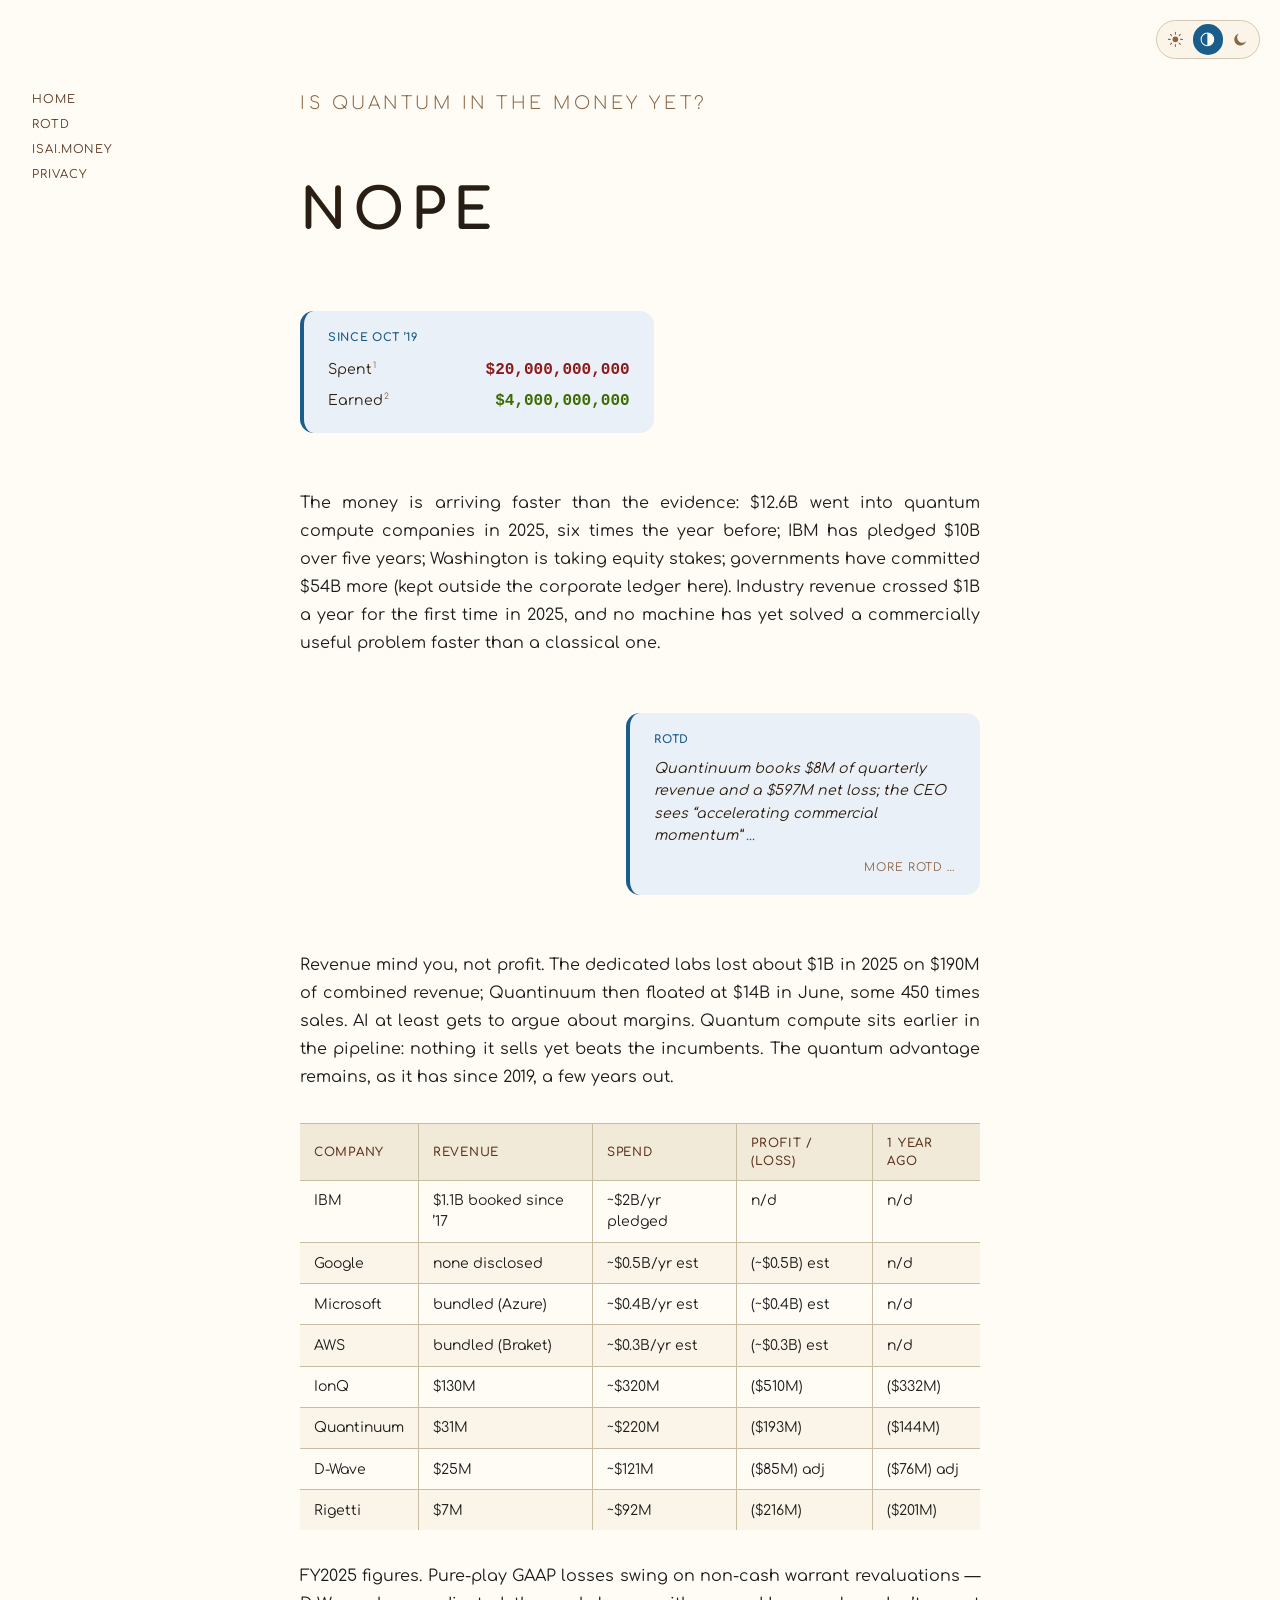
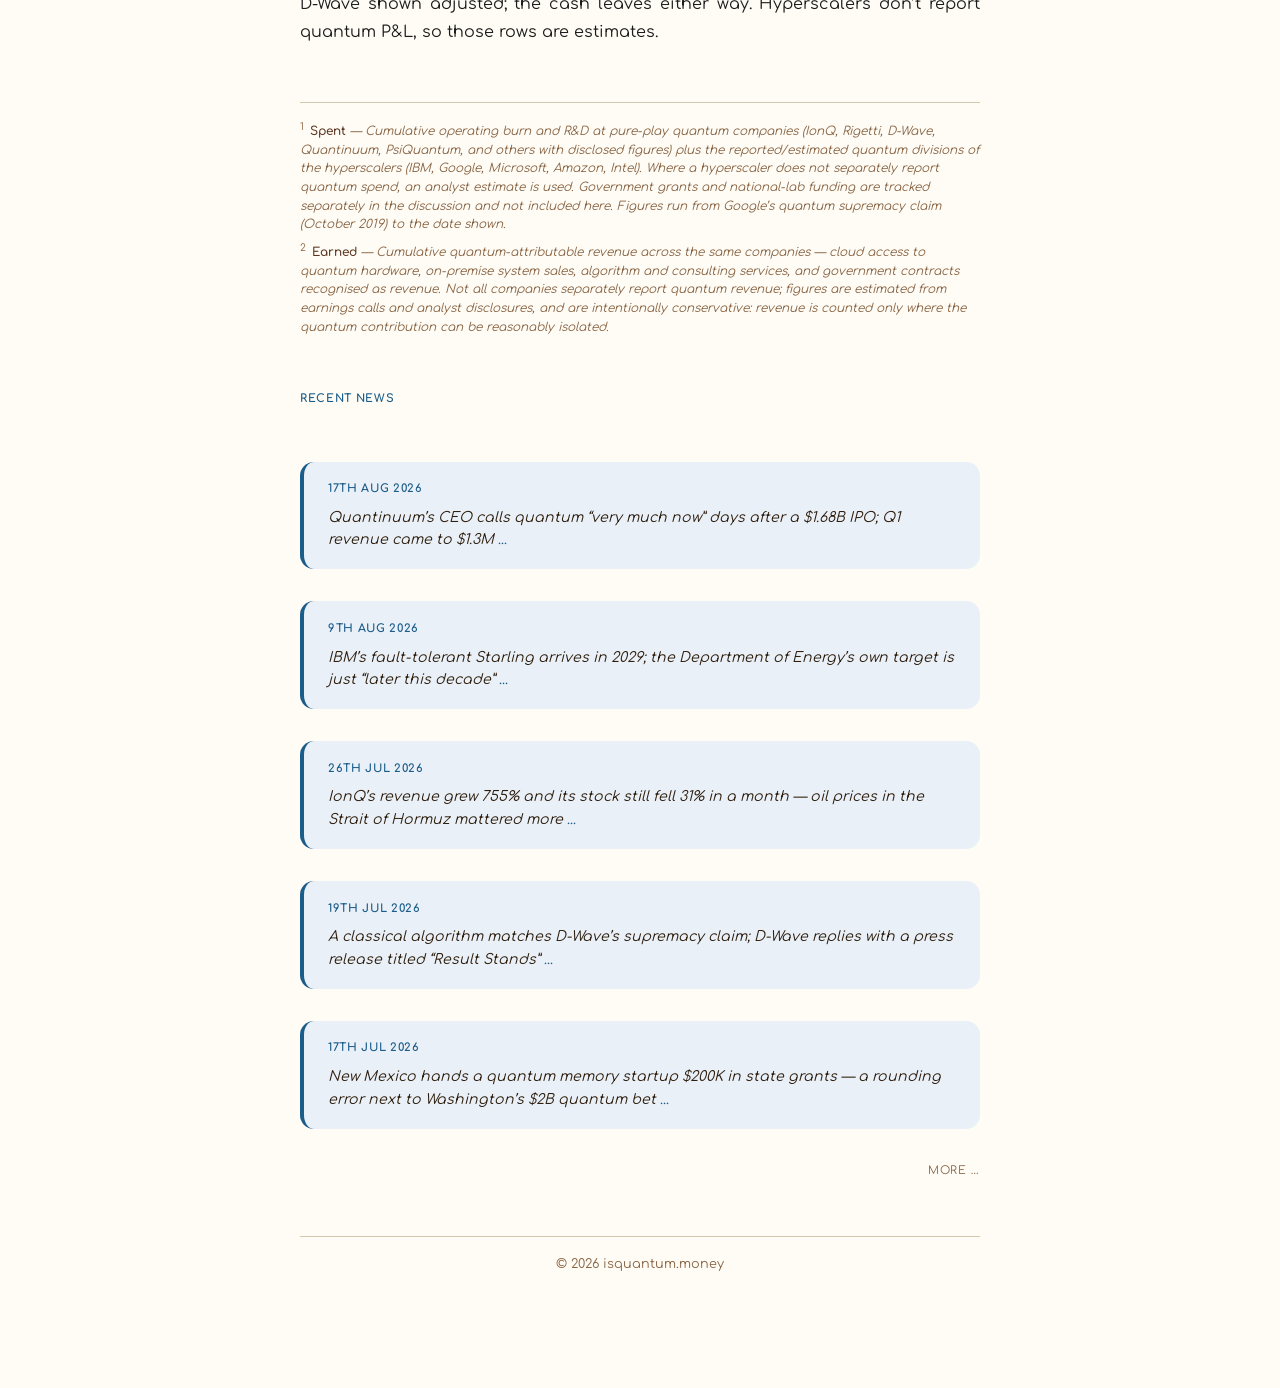
<file: index.html>
<!DOCTYPE html>
<html lang="en">
  <head>
    <meta charset="UTF-8">
    <script>(function(){try{var t=localStorage.getItem('theme');if(t==='light'||t==='dark'){document.documentElement.setAttribute('data-theme',t);}}catch(e){}})();</script>
    <meta name="viewport" content="width=device-width, initial-scale=1.0">
    <meta http-equiv="X-UA-Compatible" content="IE=edge">

    <title>Is Quantum in the Money Yet?</title>
    <meta name="description" content="Tracking whether the quantum computing industry is making money — revenue, spend, and burn rates across quantum labs and hyperscaler quantum divisions.">
    <meta name="robots" content="index, follow">
    <meta name="revisit-after" content="1 day">

    <link rel="canonical" href="https://isquantum.money/">

    <!-- Open Graph -->
    <meta property="og:type" content="website">
    <meta property="og:url" content="https://isquantum.money/">
    <meta property="og:title" content="Is Quantum in the Money Yet?">
    <meta property="og:description" content="Tracking whether the quantum computing industry is making money — revenue, spend, and burn rates across quantum labs and hyperscaler quantum divisions.">
    <!-- og:image TBD — needs quantum-specific artwork (assets/OG.png, 1200×630) -->


    <link rel="icon" type="image/svg+xml" href="/favicon.svg">

    <link rel="stylesheet" href="style.css">
    <script src="scripts.js" defer></script>
    <script src="theme.js" defer></script>

    
  </head>
  <body>

    <div class="theme-toggle" role="radiogroup" aria-label="Theme">
      <button type="button" data-theme-choice="light" role="radio" aria-checked="false" aria-label="Light" title="Light">
        <svg class="theme-toggle-icon" viewBox="0 0 24 24" aria-hidden="true">
          <circle cx="12" cy="12" r="4" fill="currentColor"/>
          <g stroke="currentColor" stroke-width="1.5" stroke-linecap="round">
            <line x1="12" y1="2" x2="12" y2="4.5"/>
            <line x1="12" y1="19.5" x2="12" y2="22"/>
            <line x1="2" y1="12" x2="4.5" y2="12"/>
            <line x1="19.5" y1="12" x2="22" y2="12"/>
            <line x1="4.93" y1="4.93" x2="6.64" y2="6.64"/>
            <line x1="17.36" y1="17.36" x2="19.07" y2="19.07"/>
            <line x1="4.93" y1="19.07" x2="6.64" y2="17.36"/>
            <line x1="17.36" y1="6.64" x2="19.07" y2="4.93"/>
          </g>
        </svg>
      </button>
      <button type="button" data-theme-choice="auto" role="radio" aria-checked="true" aria-label="Match system" title="Match system">
        <svg class="theme-toggle-icon" viewBox="0 0 24 24" aria-hidden="true">
          <circle cx="12" cy="12" r="9" fill="none" stroke="currentColor" stroke-width="1.5"/>
          <path d="M12 3a9 9 0 0 1 0 18Z" fill="currentColor"/>
        </svg>
      </button>
      <button type="button" data-theme-choice="dark" role="radio" aria-checked="false" aria-label="Dark" title="Dark">
        <svg class="theme-toggle-icon" viewBox="0 0 24 24" aria-hidden="true">
          <path d="M20 14.5A8.5 8.5 0 1 1 9.5 4a7 7 0 0 0 10.5 10.5Z" fill="currentColor"/>
        </svg>
      </button>
    </div>

    <div class="content" id="question">
      Is Quantum in the money yet?
    </div>

    <div class="content">
      <span class="content" id="yesno">Nope</span>
    </div>

    <div class="content"><!--
  Audit trail (2026-07-07):

  SPENT since 23 Oct 2019 (corporate only): ~$20B
    Pure-play cumulative burn ~$8B:
      IonQ ~$1.3B (net losses FY20-25: 15+106+49+158+332+510M = ~$1.17B, + H1'26)
      Rigetti ~$0.6B | D-Wave ~$0.45B | Quantinuum ~$0.9B (FY24 $144M, FY25 $193M + prior years)
      PsiQuantum ~$1.2B | others (Xanadu, Pasqal, IQM, SandboxAQ, QuEra, Alice & Bob, ...) ~$3-3.5B
    Hyperscaler quantum R&D ~$13B (est; none separately reported):
      IBM ~$4.5B | Google ~$3B | Microsoft ~$2.5B | Amazon ~$1.5B | Intel ~$1B | others ~$1.5B
    Central estimate ~$21B -> $20B (speculative, rounded to nearest $5B).
    Capital RAISED is higher (McKinsey QTM 2026: $12.6B into quantum cos in 2025 alone) but
    much sits unspent on balance sheets (IonQ $3.3B, D-Wave $588M, Rigetti $569M cash).
    Government commitments (>$54B, McKinsey) excluded per methodology.
  Per-sec (spend): current annualised corporate spend ~$6.5B/yr
    (IBM ~$2B/yr pledge, pure-play burn ~$1B/yr, PsiQuantum builds, other startups, other
    hyperscalers) -> 6,500,000,000 / 31,557,600 s/yr = $206/s

  EARNED since 23 Oct 2019: ~$4B (estimate)
    Annual industry revenue: '19Q4 ~0.03 + '20 ~0.15 + '21 ~0.25 + '22 ~0.4 + '23 ~0.55
    + '24 ~0.7 + '25 ~1.1 (McKinsey: first year >$1B) + H1'26 ~0.7 = ~$3.9B -> $4B
    Cross-checks: IBM claims $1.1B booked since 2017; FY25 revenue: IonQ $130M,
    Quantinuum $30.9M, D-Wave $24.6M, Rigetti $7.1M; IonQ FY26 guidance $260-270M.
  Per-sec (revenue): current annualised ~$1.5B/yr
    -> 1,500,000,000 / 31,557,600 = $48/s

  Sources: McKinsey Quantum Technology Monitor 2026; company Q4/FY2025 and Q1 2026 releases;
  Quantinuum S-1 + Nasdaq debut (Jun 2026); IBM newsroom 2026-06-02 ($10B/5yr commitment);
  NIST/DoC letters of intent 2026-05-21. Full notes: research/research.2026-07-07.md
-->
<div class="aside totals">
  <div class="aside-title">since Oct &rsquo;19</div>
  <div class="total-item spend">
    <span class="total-label">Spent<a href="#fn1" class="fn-ref">1</a></span>
    <span class="total-value" data-value="20000000000" data-per-sec="206">$20B</span>
  </div>
  <div class="total-item revenue">
    <span class="total-label">Earned<a href="#fn2" class="fn-ref">2</a></span>
    <span class="total-value" data-value="4000000000" data-per-sec="48">$4B</span>
  </div>
</div></div>

    

    <div class="content">
  <p class="content">

The money is arriving faster than the evidence: $12.6B went into quantum
compute companies in 2025, six times the year before; IBM has pledged $10B over
five years; Washington is taking equity stakes; governments have committed $54B
more (kept outside the corporate ledger here). Industry revenue crossed $1B a
year for the first time in 2025, and no machine has yet solved a commercially
useful problem faster than a classical one.

  </p>
  <div class="aside rotd">
  <div class="aside-title" title="Ridiculousness of the Day">RotD</div>
  <p class="rotd-body">Quantinuum books $8M of quarterly revenue and a $597M net loss; the CEO sees &ldquo;accelerating commercial momentum&rdquo; <a href="https://finance.yahoo.com/technology/articles/quantinuum-q2-2026-earnings-revenue-113810671.html" rel="noopener noreferrer">...</a></p>
  <a class="rotd-more" href="/rotd/">More RotD &hellip;</a>
</div>

  <p class="content">

Revenue mind you, not profit. The dedicated labs lost about $1B in 2025 on
$190M of combined revenue; Quantinuum then floated at $14B in June, some 450
times sales. AI at least gets to argue about margins. Quantum compute sits
earlier in the pipeline: nothing it sells yet beats the incumbents. The quantum
advantage remains, as it has since 2019, a few years out.

  </p>
  <table class="content">
    <thead>
      <tr><th>Company</th><th>Revenue</th><th>Spend</th><th>Profit / (Loss)</th><th>1 Year Ago</th></tr>
    </thead>
    <tbody>
      <tr><td>IBM</td><td>$1.1B booked since &rsquo;17</td><td>~$2B/yr pledged</td><td>n/d</td><td>n/d</td></tr>
      <tr><td>Google</td><td>none disclosed</td><td>~$0.5B/yr est</td><td>(~$0.5B) est</td><td>n/d</td></tr>
      <tr><td>Microsoft</td><td>bundled (Azure)</td><td>~$0.4B/yr est</td><td>(~$0.4B) est</td><td>n/d</td></tr>
      <tr><td>AWS</td><td>bundled (Braket)</td><td>~$0.3B/yr est</td><td>(~$0.3B) est</td><td>n/d</td></tr>
      <tr><td>IonQ</td><td>$130M</td><td>~$320M</td><td>($510M)</td><td>($332M)</td></tr>
      <tr><td>Quantinuum</td><td>$31M</td><td>~$220M</td><td>($193M)</td><td>($144M)</td></tr>
      <tr><td>D-Wave</td><td>$25M</td><td>~$121M</td><td>($85M) adj</td><td>($76M) adj</td></tr>
      <tr><td>Rigetti</td><td>$7M</td><td>~$92M</td><td>($216M)</td><td>($201M)</td></tr>
    </tbody>
  </table>
  <p class="content">FY2025 figures. Pure-play GAAP losses swing on non-cash warrant revaluations &mdash; D-Wave shown adjusted; the cash leaves either way. Hyperscalers don&rsquo;t report quantum P&amp;L, so those rows are estimates.</p>
</div>

    <div class="content footnotes">
      <p class="footnote" id="fn1"><sup>1</sup> <strong>Spent</strong> &mdash; Cumulative operating burn and R&amp;D at pure-play quantum companies (IonQ, Rigetti, D-Wave, Quantinuum, PsiQuantum, and others with disclosed figures) plus the reported/estimated quantum divisions of the hyperscalers (IBM, Google, Microsoft, Amazon, Intel). Where a hyperscaler does not separately report quantum spend, an analyst estimate is used. Government grants and national-lab funding are tracked separately in the discussion and not included here. Figures run from Google&rsquo;s quantum supremacy claim (October 2019) to the date shown.</p>
      <p class="footnote" id="fn2"><sup>2</sup> <strong>Earned</strong> &mdash; Cumulative quantum-attributable revenue across the same companies &mdash; cloud access to quantum hardware, on-premise system sales, algorithm and consulting services, and government contracts recognised as revenue. Not all companies separately report quantum revenue; figures are estimated from earnings calls and analyst disclosures, and are intentionally conservative: revenue is counted only where the quantum contribution can be reasonably isolated.</p>
    </div>

    <div class="content section-header">
<h2>Recent News</h2>
</div>

<div class="content rotd-list">
<div class="aside rotd" id="rotd20260817">
  <div class="aside-title" title="Ridiculousness of the Day"><a href="/rotd/2026-08.html#rotd20260817">17th Aug 2026</a></div>
  <p class="rotd-body">Quantinuum&rsquo;s CEO calls quantum &ldquo;very much now&rdquo; days after a $1.68B IPO; Q1 revenue came to $1.3M <a href="https://finance.yahoo.com/markets/stocks/articles/next-quantum-computing-ipo-ceo-123857021.html" rel="noopener noreferrer">...</a></p>
</div>
<div class="aside rotd" id="rotd20260809">
  <div class="aside-title" title="Ridiculousness of the Day"><a href="/rotd/2026-08.html#rotd20260809">9th Aug 2026</a></div>
  <p class="rotd-body">IBM&rsquo;s fault-tolerant Starling arrives in 2029; the Department of Energy&rsquo;s own target is just &ldquo;later this decade&rdquo; <a href="https://www.prnewswire.com/news-releases/the-quantum-sector-hits-an-inflection-point-federal-money-real-milestones-and-a-security-race-running-in-parallel-302818222.html" rel="noopener noreferrer">...</a></p>
</div>
<div class="aside rotd" id="rotd20260726">
  <div class="aside-title" title="Ridiculousness of the Day"><a href="/rotd/2026-07.html#rotd20260726">26th Jul 2026</a></div>
  <p class="rotd-body">IonQ&rsquo;s revenue grew 755% and its stock still fell 31% in a month &mdash; oil prices in the Strait of Hormuz mattered more <a href="https://www.tikr.com/blog/ionq-fell-31-in-a-month-was-the-selloff-justified" rel="noopener noreferrer">...</a></p>
</div>
<div class="aside rotd" id="rotd20260719">
  <div class="aside-title" title="Ridiculousness of the Day"><a href="/rotd/2026-07.html#rotd20260719">19th Jul 2026</a></div>
  <p class="rotd-body">A classical algorithm matches D-Wave&rsquo;s supremacy claim; D-Wave replies with a press release titled &ldquo;Result Stands&rdquo; <a href="https://www.dwavequantum.com/company/newsroom/press-release/d-wave-s-quantum-supremacy-result-stands/" rel="noopener noreferrer">...</a></p>
</div>
<div class="aside rotd" id="rotd20260717">
  <div class="aside-title" title="Ridiculousness of the Day"><a href="/rotd/2026-07.html#rotd20260717">17th Jul 2026</a></div>
  <p class="rotd-body">New Mexico hands a quantum memory startup $200K in state grants &mdash; a rounding error next to Washington&rsquo;s $2B quantum bet <a href="https://thequantuminsider.com/2026/07/14/photon-queue-wins-500000-grant-to-establish-quantum-technology-presence-in-new-mexico/" rel="noopener noreferrer">...</a></p>
</div>
<a class="rotd-more" href="/rotd/">More &hellip;</a>
</div>

    <nav class="sidebar" aria-label="Site links">
      <a class="sidebar-link" href="/">Home</a>
      <a class="sidebar-link" href="/rotd/">RotD</a>
      <a class="sidebar-link" href="https://isai.money" rel="noopener noreferrer">isai.money</a>
      <a class="sidebar-link" href="/privacy.html">Privacy</a>
    </nav>

    <footer>
      <p>
        &copy; <span id="copyright-year">2026</span> isquantum.money
      </p>
    </footer>

  </body>
</html>
</file>
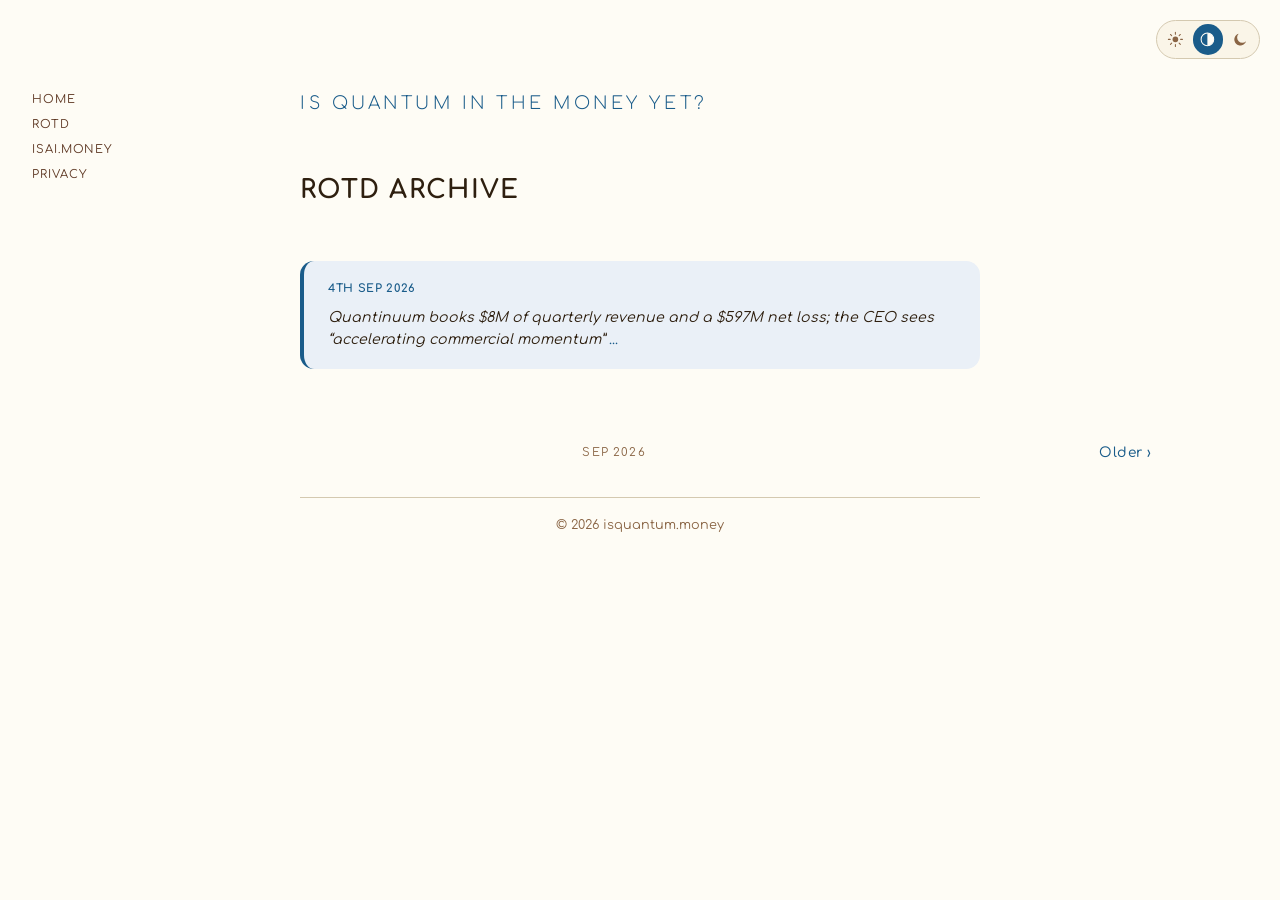
<file: rotd/index.html>
<!DOCTYPE html>
<html lang="en">
  <head>
    <meta charset="UTF-8">
    <script>(function(){try{var t=localStorage.getItem('theme');if(t==='light'||t==='dark'){document.documentElement.setAttribute('data-theme',t);}}catch(e){}})();</script>
    <meta name="viewport" content="width=device-width, initial-scale=1.0">
    <meta http-equiv="X-UA-Compatible" content="IE=edge">

    <title>RotD Archive &mdash; Is Quantum in the Money Yet?</title>
    <meta name="description" content="Archive of RotD &mdash; the daily ridiculousness of the quantum industry&rsquo;s spending. Part of Is Quantum in the Money Yet?">
    <meta name="robots" content="index, follow">

    <link rel="canonical" href="https://isquantum.money/rotd/">
    
    <link rel="next" href="/rotd/2026-08.html">

    <link rel="icon" type="image/svg+xml" href="/favicon.svg">

    <!-- Open Graph -->
    <meta property="og:type" content="website">
    <meta property="og:url" content="https://isquantum.money/rotd/">
    <meta property="og:title" content="RotD Archive &mdash; Is Quantum in the Money Yet?">
    <meta property="og:description" content="Archive of RotD &mdash; the daily ridiculousness of the quantum industry&rsquo;s spending.">
    <!-- og:image TBD — needs quantum-specific artwork (assets/OG.png, 1200×630) -->


    <link rel="stylesheet" href="/style.css">
    <script src="/theme.js" defer></script>

    
  </head>
  <body>

    <div class="theme-toggle" role="radiogroup" aria-label="Theme">
      <button type="button" data-theme-choice="light" role="radio" aria-checked="false" aria-label="Light" title="Light">
        <svg class="theme-toggle-icon" viewBox="0 0 24 24" aria-hidden="true">
          <circle cx="12" cy="12" r="4" fill="currentColor"/>
          <g stroke="currentColor" stroke-width="1.5" stroke-linecap="round">
            <line x1="12" y1="2" x2="12" y2="4.5"/>
            <line x1="12" y1="19.5" x2="12" y2="22"/>
            <line x1="2" y1="12" x2="4.5" y2="12"/>
            <line x1="19.5" y1="12" x2="22" y2="12"/>
            <line x1="4.93" y1="4.93" x2="6.64" y2="6.64"/>
            <line x1="17.36" y1="17.36" x2="19.07" y2="19.07"/>
            <line x1="4.93" y1="19.07" x2="6.64" y2="17.36"/>
            <line x1="17.36" y1="6.64" x2="19.07" y2="4.93"/>
          </g>
        </svg>
      </button>
      <button type="button" data-theme-choice="auto" role="radio" aria-checked="true" aria-label="Match system" title="Match system">
        <svg class="theme-toggle-icon" viewBox="0 0 24 24" aria-hidden="true">
          <circle cx="12" cy="12" r="9" fill="none" stroke="currentColor" stroke-width="1.5"/>
          <path d="M12 3a9 9 0 0 1 0 18Z" fill="currentColor"/>
        </svg>
      </button>
      <button type="button" data-theme-choice="dark" role="radio" aria-checked="false" aria-label="Dark" title="Dark">
        <svg class="theme-toggle-icon" viewBox="0 0 24 24" aria-hidden="true">
          <path d="M20 14.5A8.5 8.5 0 1 1 9.5 4a7 7 0 0 0 10.5 10.5Z" fill="currentColor"/>
        </svg>
      </button>
    </div>

    <div class="content" id="question">
      <a href="/">Is Quantum in the money yet?</a>
    </div>

    <div class="content archive-header">
      <h1>RotD Archive</h1>
    </div>

    <div class="content rotd-list">
<div class="aside rotd" id="rotd20260904">
  <div class="aside-title" title="Ridiculousness of the Day"><a href="/rotd/2026-09.html#rotd20260904">4th Sep 2026</a></div>
  <p class="rotd-body">Quantinuum books $8M of quarterly revenue and a $597M net loss; the CEO sees &ldquo;accelerating commercial momentum&rdquo; <a href="https://finance.yahoo.com/technology/articles/quantinuum-q2-2026-earnings-revenue-113810671.html" rel="noopener noreferrer">...</a></p>
</div>
    </div>

    <nav class="content pager" aria-label="Archive pages"><span class="pager-placeholder"></span><span class="pager-page">Sep 2026</span><a class="pager-older" href="/rotd/2026-08.html">Older &rsaquo;</a></nav>

    <nav class="sidebar" aria-label="Site links">
      <a class="sidebar-link" href="/">Home</a>
      <a class="sidebar-link" href="/rotd/">RotD</a>
      <a class="sidebar-link" href="https://isai.money" rel="noopener noreferrer">isai.money</a>
      <a class="sidebar-link" href="/privacy.html">Privacy</a>
    </nav>

    <footer>
      <p>
        &copy; <span id="copyright-year">2026</span> isquantum.money
      </p>
    </footer>

  </body>
</html>
</file>
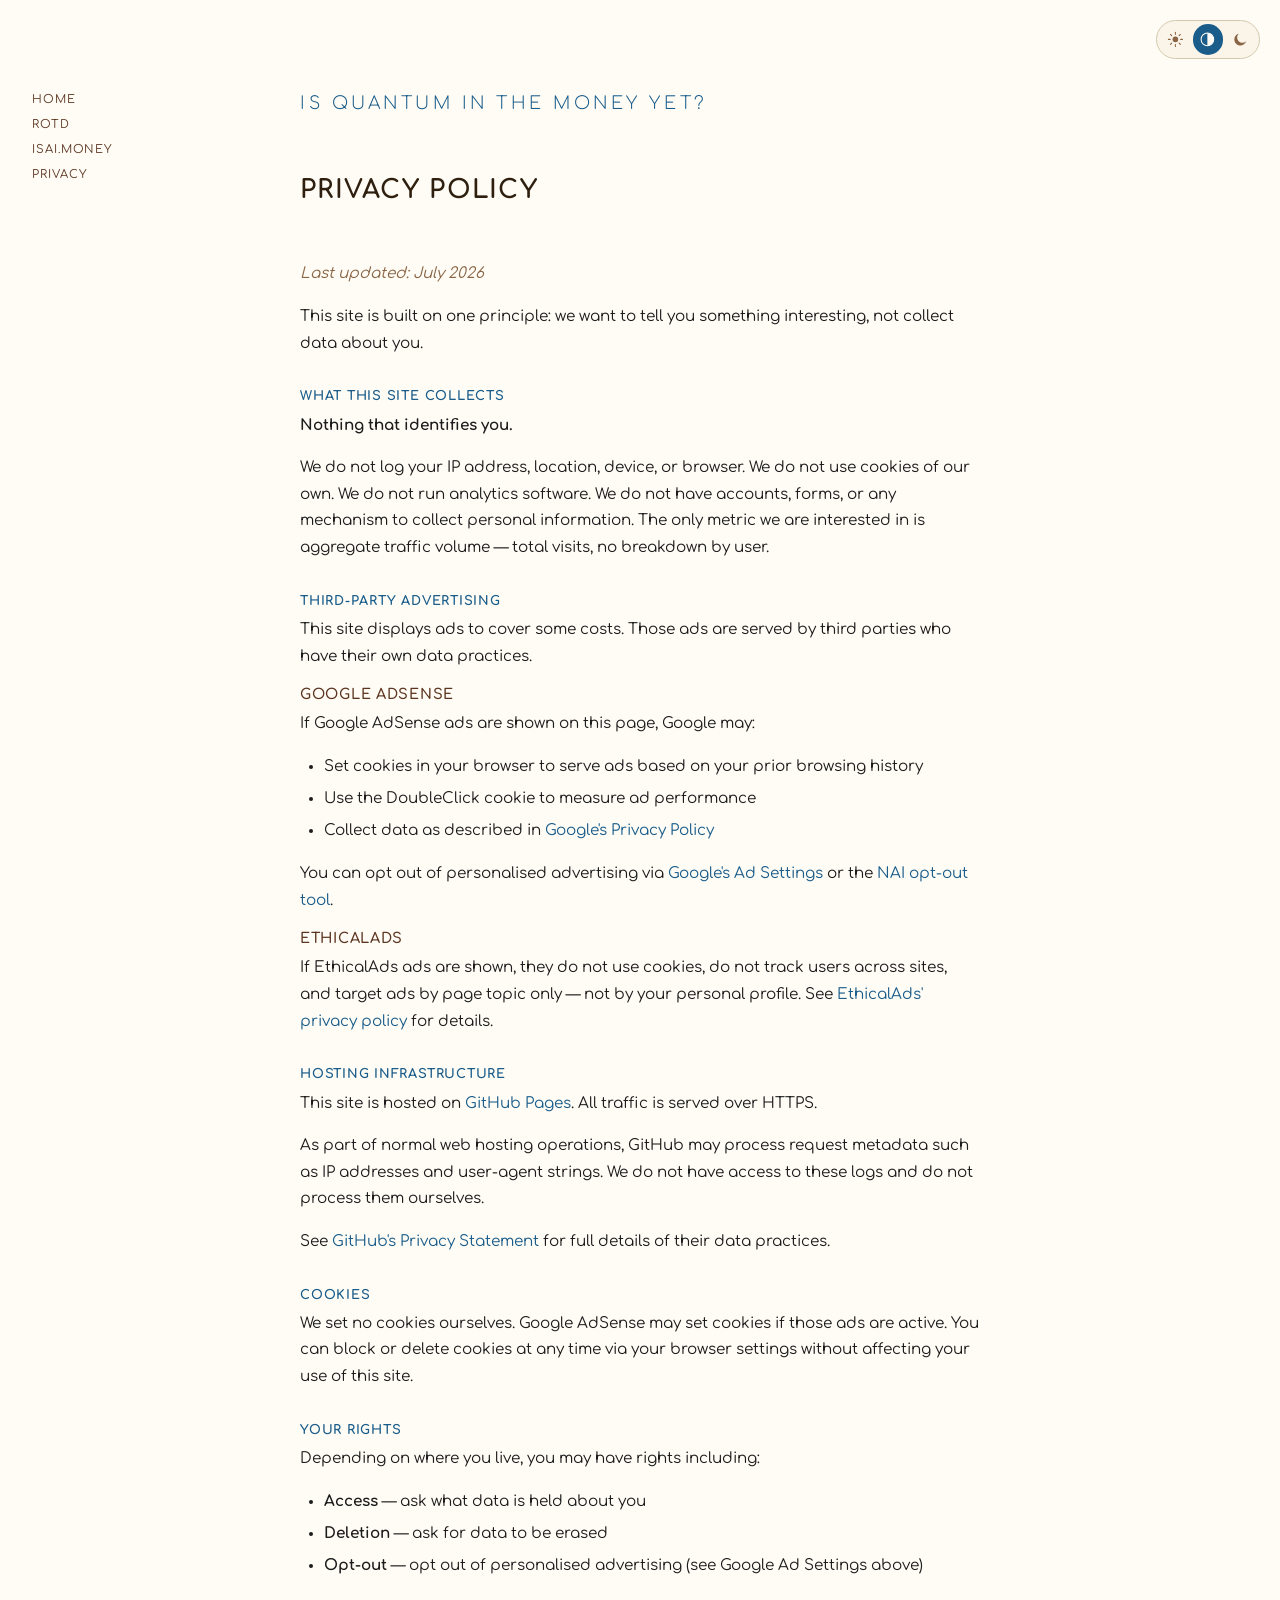
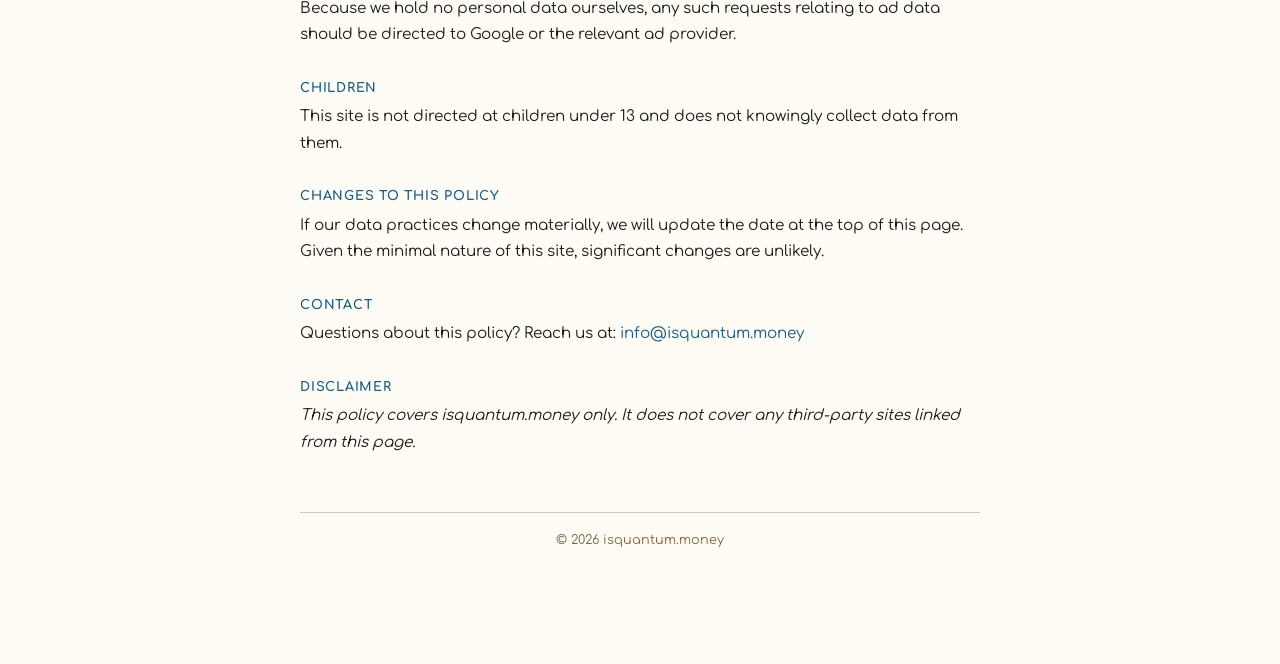
<file: privacy.html>
<!DOCTYPE html>
<html lang="en">
  <head>
    <meta charset="UTF-8">
    <script>(function(){try{var t=localStorage.getItem('theme');if(t==='light'||t==='dark'){document.documentElement.setAttribute('data-theme',t);}}catch(e){}})();</script>
    <meta name="viewport" content="width=device-width, initial-scale=1.0">
    <meta http-equiv="X-UA-Compatible" content="IE=edge">

    <title>Privacy Policy — Is Quantum in the Money Yet?</title>
    <meta name="description" content="Privacy policy for isquantum.money.">
    <meta name="robots" content="noindex, follow">

    <link rel="canonical" href="https://isquantum.money/privacy.html">

    <link rel="icon" type="image/svg+xml" href="/favicon.svg">

    <link rel="stylesheet" href="style.css">
    <script src="theme.js" defer></script>
  </head>
  <body>

    <div class="theme-toggle" role="radiogroup" aria-label="Theme">
      <button type="button" data-theme-choice="light" role="radio" aria-checked="false" aria-label="Light" title="Light">
        <svg class="theme-toggle-icon" viewBox="0 0 24 24" aria-hidden="true">
          <circle cx="12" cy="12" r="4" fill="currentColor"/>
          <g stroke="currentColor" stroke-width="1.5" stroke-linecap="round">
            <line x1="12" y1="2" x2="12" y2="4.5"/>
            <line x1="12" y1="19.5" x2="12" y2="22"/>
            <line x1="2" y1="12" x2="4.5" y2="12"/>
            <line x1="19.5" y1="12" x2="22" y2="12"/>
            <line x1="4.93" y1="4.93" x2="6.64" y2="6.64"/>
            <line x1="17.36" y1="17.36" x2="19.07" y2="19.07"/>
            <line x1="4.93" y1="19.07" x2="6.64" y2="17.36"/>
            <line x1="17.36" y1="6.64" x2="19.07" y2="4.93"/>
          </g>
        </svg>
      </button>
      <button type="button" data-theme-choice="auto" role="radio" aria-checked="true" aria-label="Match system" title="Match system">
        <svg class="theme-toggle-icon" viewBox="0 0 24 24" aria-hidden="true">
          <circle cx="12" cy="12" r="9" fill="none" stroke="currentColor" stroke-width="1.5"/>
          <path d="M12 3a9 9 0 0 1 0 18Z" fill="currentColor"/>
        </svg>
      </button>
      <button type="button" data-theme-choice="dark" role="radio" aria-checked="false" aria-label="Dark" title="Dark">
        <svg class="theme-toggle-icon" viewBox="0 0 24 24" aria-hidden="true">
          <path d="M20 14.5A8.5 8.5 0 1 1 9.5 4a7 7 0 0 0 10.5 10.5Z" fill="currentColor"/>
        </svg>
      </button>
    </div>

    <div class="content" id="question">
      <a href="/">Is Quantum in the money yet?</a>
    </div>

    <div class="content archive-header">
      <h1>Privacy Policy</h1>
    </div>

    <div class="content prose">
      <p class="prose-meta"><em>Last updated: July 2026</em></p>
      <p>This site is built on one principle: we want to tell you something interesting, not collect data about you.</p>
      <h2>What this site collects</h2>
      <p><strong>Nothing that identifies you.</strong></p>
      <p>We do not log your IP address, location, device, or browser.
      We do not use cookies of our own. We do not run analytics software.
      We do not have accounts, forms, or any mechanism to collect personal information.
      The only metric we are interested in is aggregate traffic volume — total visits, no breakdown by user.</p>
      <h2>Third-party advertising</h2>
      <p>This site displays ads to cover some costs.
      Those ads are served by third parties who have their own data practices.</p>
      <h3>Google AdSense</h3>
      <p>If Google AdSense ads are shown on this page, Google may:</p>
      <ul>
      <li>Set cookies in your browser to serve ads based on your prior browsing history</li>
      <li>Use the DoubleClick cookie to measure ad performance</li>
      <li>Collect data as described in <a href="https://policies.google.com/privacy" rel="noopener noreferrer">Google's Privacy Policy</a></li>
      </ul>
      <p>You can opt out of personalised advertising via <a href="https://adssettings.google.com" rel="noopener noreferrer">Google's Ad Settings</a> or the <a href="https://optout.networkadvertising.org/" rel="noopener noreferrer">NAI opt-out tool</a>.</p>
      <h3>EthicalAds</h3>
      <p>If EthicalAds ads are shown, they do not use cookies, do not track users across sites, and target ads by page topic only — not by your personal profile.
      See <a href="https://ethicalads.io/privacy-policy/" rel="noopener noreferrer">EthicalAds' privacy policy</a> for details.</p>
      <h2>Hosting infrastructure</h2>
      <p>This site is hosted on <a href="https://pages.github.com" rel="noopener noreferrer">GitHub Pages</a>.
      All traffic is served over HTTPS.</p>
      <p>As part of normal web hosting operations, GitHub may process request metadata such as IP addresses and user-agent strings.
      We do not have access to these logs and do not process them ourselves.</p>
      <p>See <a href="https://docs.github.com/en/site-policy/privacy-policies/github-general-privacy-statement" rel="noopener noreferrer">GitHub's Privacy Statement</a> for full details of their data practices.</p>
      <h2>Cookies</h2>
      <p>We set no cookies ourselves.
      Google AdSense may set cookies if those ads are active.
      You can block or delete cookies at any time via your browser settings without affecting your use of this site.</p>
      <h2>Your rights</h2>
      <p>Depending on where you live, you may have rights including:</p>
      <ul>
      <li><strong>Access</strong> — ask what data is held about you</li>
      <li><strong>Deletion</strong> — ask for data to be erased</li>
      <li><strong>Opt-out</strong> — opt out of personalised advertising (see Google Ad Settings above)</li>
      </ul>
      <p>Because we hold no personal data ourselves, any such requests relating to ad data should be directed to Google or the relevant ad provider.</p>
      <h2>Children</h2>
      <p>This site is not directed at children under 13 and does not knowingly collect data from them.</p>
      <h2>Changes to this policy</h2>
      <p>If our data practices change materially, we will update the date at the top of this page.
      Given the minimal nature of this site, significant changes are unlikely.</p>
      <h2>Contact</h2>
      <p>Questions about this policy? Reach us at: <a href="mailto:info@isquantum.money">info@isquantum.money</a></p>
      <h2>Disclaimer</h2>
      <p><em>This policy covers isquantum.money only. It does not cover any third-party sites linked from this page.</em></p>
    </div>

    <nav class="sidebar" aria-label="Site links">
      <a class="sidebar-link" href="/">Home</a>
      <a class="sidebar-link" href="/rotd/">RotD</a>
      <a class="sidebar-link" href="https://isai.money" rel="noopener noreferrer">isai.money</a>
      <a class="sidebar-link" href="/privacy.html">Privacy</a>
    </nav>

    <footer>
      <p>
        &copy; <span id="copyright-year">2026</span> isquantum.money
      </p>
    </footer>

  </body>
</html>
</file>
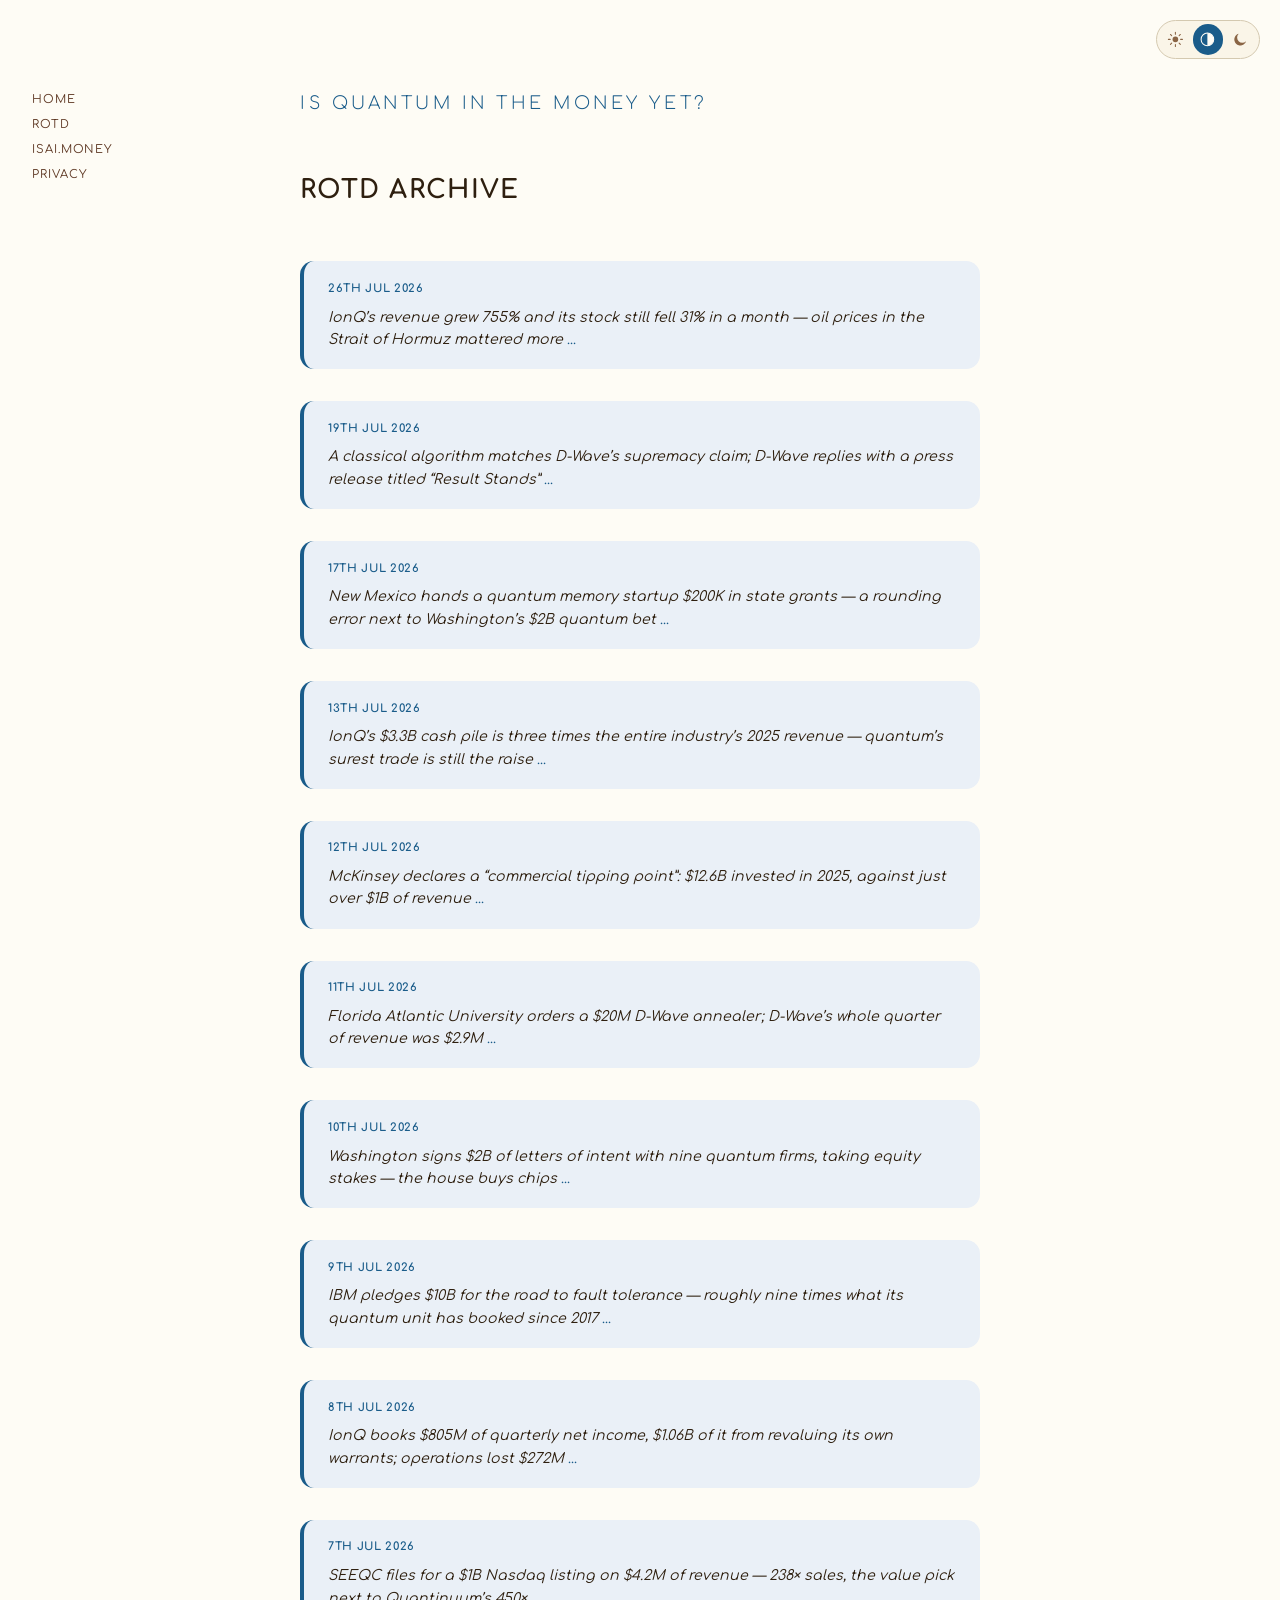
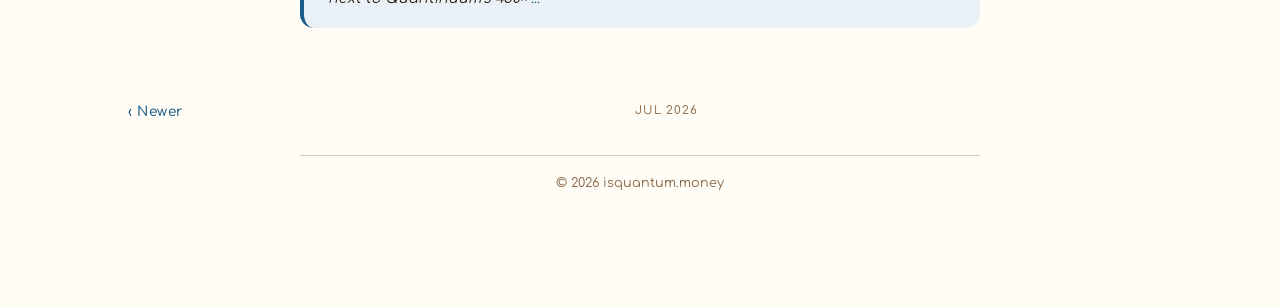
<file: rotd/2026-07.html>
<!DOCTYPE html>
<html lang="en">
  <head>
    <meta charset="UTF-8">
    <script>(function(){try{var t=localStorage.getItem('theme');if(t==='light'||t==='dark'){document.documentElement.setAttribute('data-theme',t);}}catch(e){}})();</script>
    <meta name="viewport" content="width=device-width, initial-scale=1.0">
    <meta http-equiv="X-UA-Compatible" content="IE=edge">

    <title>RotD Archive &mdash; July 2026 &mdash; Is Quantum in the Money Yet?</title>
    <meta name="description" content="Archive of RotD &mdash; the daily ridiculousness of the quantum industry&rsquo;s spending. Part of Is Quantum in the Money Yet?">
    <meta name="robots" content="index, follow">

    <link rel="canonical" href="https://isquantum.money/rotd/2026-07.html">
    <link rel="prev" href="/rotd/2026-08.html">
    

    <link rel="icon" type="image/svg+xml" href="/favicon.svg">

    <!-- Open Graph -->
    <meta property="og:type" content="website">
    <meta property="og:url" content="https://isquantum.money/rotd/2026-07.html">
    <meta property="og:title" content="RotD Archive &mdash; July 2026 &mdash; Is Quantum in the Money Yet?">
    <meta property="og:description" content="Archive of RotD &mdash; the daily ridiculousness of the quantum industry&rsquo;s spending.">
    <!-- og:image TBD — needs quantum-specific artwork (assets/OG.png, 1200×630) -->


    <link rel="stylesheet" href="/style.css">
    <script src="/theme.js" defer></script>

    
  </head>
  <body>

    <div class="theme-toggle" role="radiogroup" aria-label="Theme">
      <button type="button" data-theme-choice="light" role="radio" aria-checked="false" aria-label="Light" title="Light">
        <svg class="theme-toggle-icon" viewBox="0 0 24 24" aria-hidden="true">
          <circle cx="12" cy="12" r="4" fill="currentColor"/>
          <g stroke="currentColor" stroke-width="1.5" stroke-linecap="round">
            <line x1="12" y1="2" x2="12" y2="4.5"/>
            <line x1="12" y1="19.5" x2="12" y2="22"/>
            <line x1="2" y1="12" x2="4.5" y2="12"/>
            <line x1="19.5" y1="12" x2="22" y2="12"/>
            <line x1="4.93" y1="4.93" x2="6.64" y2="6.64"/>
            <line x1="17.36" y1="17.36" x2="19.07" y2="19.07"/>
            <line x1="4.93" y1="19.07" x2="6.64" y2="17.36"/>
            <line x1="17.36" y1="6.64" x2="19.07" y2="4.93"/>
          </g>
        </svg>
      </button>
      <button type="button" data-theme-choice="auto" role="radio" aria-checked="true" aria-label="Match system" title="Match system">
        <svg class="theme-toggle-icon" viewBox="0 0 24 24" aria-hidden="true">
          <circle cx="12" cy="12" r="9" fill="none" stroke="currentColor" stroke-width="1.5"/>
          <path d="M12 3a9 9 0 0 1 0 18Z" fill="currentColor"/>
        </svg>
      </button>
      <button type="button" data-theme-choice="dark" role="radio" aria-checked="false" aria-label="Dark" title="Dark">
        <svg class="theme-toggle-icon" viewBox="0 0 24 24" aria-hidden="true">
          <path d="M20 14.5A8.5 8.5 0 1 1 9.5 4a7 7 0 0 0 10.5 10.5Z" fill="currentColor"/>
        </svg>
      </button>
    </div>

    <div class="content" id="question">
      <a href="/">Is Quantum in the money yet?</a>
    </div>

    <div class="content archive-header">
      <h1>RotD Archive</h1>
    </div>

    <div class="content rotd-list">
<div class="aside rotd" id="rotd20260726">
  <div class="aside-title" title="Ridiculousness of the Day"><a href="/rotd/2026-07.html#rotd20260726">26th Jul 2026</a></div>
  <p class="rotd-body">IonQ&rsquo;s revenue grew 755% and its stock still fell 31% in a month &mdash; oil prices in the Strait of Hormuz mattered more <a href="https://www.tikr.com/blog/ionq-fell-31-in-a-month-was-the-selloff-justified" rel="noopener noreferrer">...</a></p>
</div>
<div class="aside rotd" id="rotd20260719">
  <div class="aside-title" title="Ridiculousness of the Day"><a href="/rotd/2026-07.html#rotd20260719">19th Jul 2026</a></div>
  <p class="rotd-body">A classical algorithm matches D-Wave&rsquo;s supremacy claim; D-Wave replies with a press release titled &ldquo;Result Stands&rdquo; <a href="https://www.dwavequantum.com/company/newsroom/press-release/d-wave-s-quantum-supremacy-result-stands/" rel="noopener noreferrer">...</a></p>
</div>
<div class="aside rotd" id="rotd20260717">
  <div class="aside-title" title="Ridiculousness of the Day"><a href="/rotd/2026-07.html#rotd20260717">17th Jul 2026</a></div>
  <p class="rotd-body">New Mexico hands a quantum memory startup $200K in state grants &mdash; a rounding error next to Washington&rsquo;s $2B quantum bet <a href="https://thequantuminsider.com/2026/07/14/photon-queue-wins-500000-grant-to-establish-quantum-technology-presence-in-new-mexico/" rel="noopener noreferrer">...</a></p>
</div>
<div class="aside rotd" id="rotd20260713">
  <div class="aside-title" title="Ridiculousness of the Day"><a href="/rotd/2026-07.html#rotd20260713">13th Jul 2026</a></div>
  <p class="rotd-body">IonQ&rsquo;s $3.3B cash pile is three times the entire industry&rsquo;s 2025 revenue &mdash; quantum&rsquo;s surest trade is still the raise <a href="https://www.ionq.com/news/ionq-announces-fourth-quarter-and-full-year-2025-financial-results" rel="noopener noreferrer">...</a></p>
</div>
<div class="aside rotd" id="rotd20260712">
  <div class="aside-title" title="Ridiculousness of the Day"><a href="/rotd/2026-07.html#rotd20260712">12th Jul 2026</a></div>
  <p class="rotd-body">McKinsey declares a &ldquo;commercial tipping point&rdquo;: $12.6B invested in 2025, against just over $1B of revenue <a href="https://www.mckinsey.com/capabilities/mckinsey-technology/our-insights/mckinsey-quantum-technology-monitor-2026-a-commercial-tipping-point" rel="noopener noreferrer">...</a></p>
</div>
<div class="aside rotd" id="rotd20260711">
  <div class="aside-title" title="Ridiculousness of the Day"><a href="/rotd/2026-07.html#rotd20260711">11th Jul 2026</a></div>
  <p class="rotd-body">Florida Atlantic University orders a $20M D-Wave annealer; D-Wave&rsquo;s whole quarter of revenue was $2.9M <a href="https://www.tradingview.com/news/tradingview:a2581256e5b7a:0-d-wave-quantum-reports-q1-2026-33-4m-bookings-588m-cash-q1-revenue-2-9m/" rel="noopener noreferrer">...</a></p>
</div>
<div class="aside rotd" id="rotd20260710">
  <div class="aside-title" title="Ridiculousness of the Day"><a href="/rotd/2026-07.html#rotd20260710">10th Jul 2026</a></div>
  <p class="rotd-body">Washington signs $2B of letters of intent with nine quantum firms, taking equity stakes &mdash; the house buys chips <a href="https://www.nist.gov/news-events/news/2026/05/department-commerce-announces-letters-intent-9-companies-2-billion" rel="noopener noreferrer">...</a></p>
</div>
<div class="aside rotd" id="rotd20260709">
  <div class="aside-title" title="Ridiculousness of the Day"><a href="/rotd/2026-07.html#rotd20260709">9th Jul 2026</a></div>
  <p class="rotd-body">IBM pledges $10B for the road to fault tolerance &mdash; roughly nine times what its quantum unit has booked since 2017 <a href="https://newsroom.ibm.com/2026-06-02-ibm-commits-more-than-10-billion-to-quantum-computing,-funding-its-roadmap-from-todays-leading-systems-to-the-worlds-first-fault-tolerant-quantum-computers" rel="noopener noreferrer">...</a></p>
</div>
<div class="aside rotd" id="rotd20260708">
  <div class="aside-title" title="Ridiculousness of the Day"><a href="/rotd/2026-07.html#rotd20260708">8th Jul 2026</a></div>
  <p class="rotd-body">IonQ books $805M of quarterly net income, $1.06B of it from revaluing its own warrants; operations lost $272M <a href="https://thequantuminsider.com/2026/05/06/ionq-reports-64-7-million-q1-2026-revenue-fueled-by-quantum-contracts-and-system-sales/" rel="noopener noreferrer">...</a></p>
</div>
<div class="aside rotd" id="rotd20260707">
  <div class="aside-title" title="Ridiculousness of the Day"><a href="/rotd/2026-07.html#rotd20260707">7th Jul 2026</a></div>
  <p class="rotd-body">SEEQC files for a $1B Nasdaq listing on $4.2M of revenue &mdash; 238&times; sales, the value pick next to Quantinuum&rsquo;s 450&times; <a href="https://quantumcomputingreport.com/seeqc-files-form-s-1-for-nasdaq-ipo-parallel-to-ongoing-allegro-merger-process/" rel="noopener noreferrer">...</a></p>
</div>
    </div>

    <nav class="content pager" aria-label="Archive pages"><a class="pager-newer" href="/rotd/2026-08.html">&lsaquo; Newer</a><span class="pager-page">Jul 2026</span><span class="pager-placeholder"></span></nav>

    <nav class="sidebar" aria-label="Site links">
      <a class="sidebar-link" href="/">Home</a>
      <a class="sidebar-link" href="/rotd/">RotD</a>
      <a class="sidebar-link" href="https://isai.money" rel="noopener noreferrer">isai.money</a>
      <a class="sidebar-link" href="/privacy.html">Privacy</a>
    </nav>

    <footer>
      <p>
        &copy; <span id="copyright-year">2026</span> isquantum.money
      </p>
    </footer>

  </body>
</html>
</file>
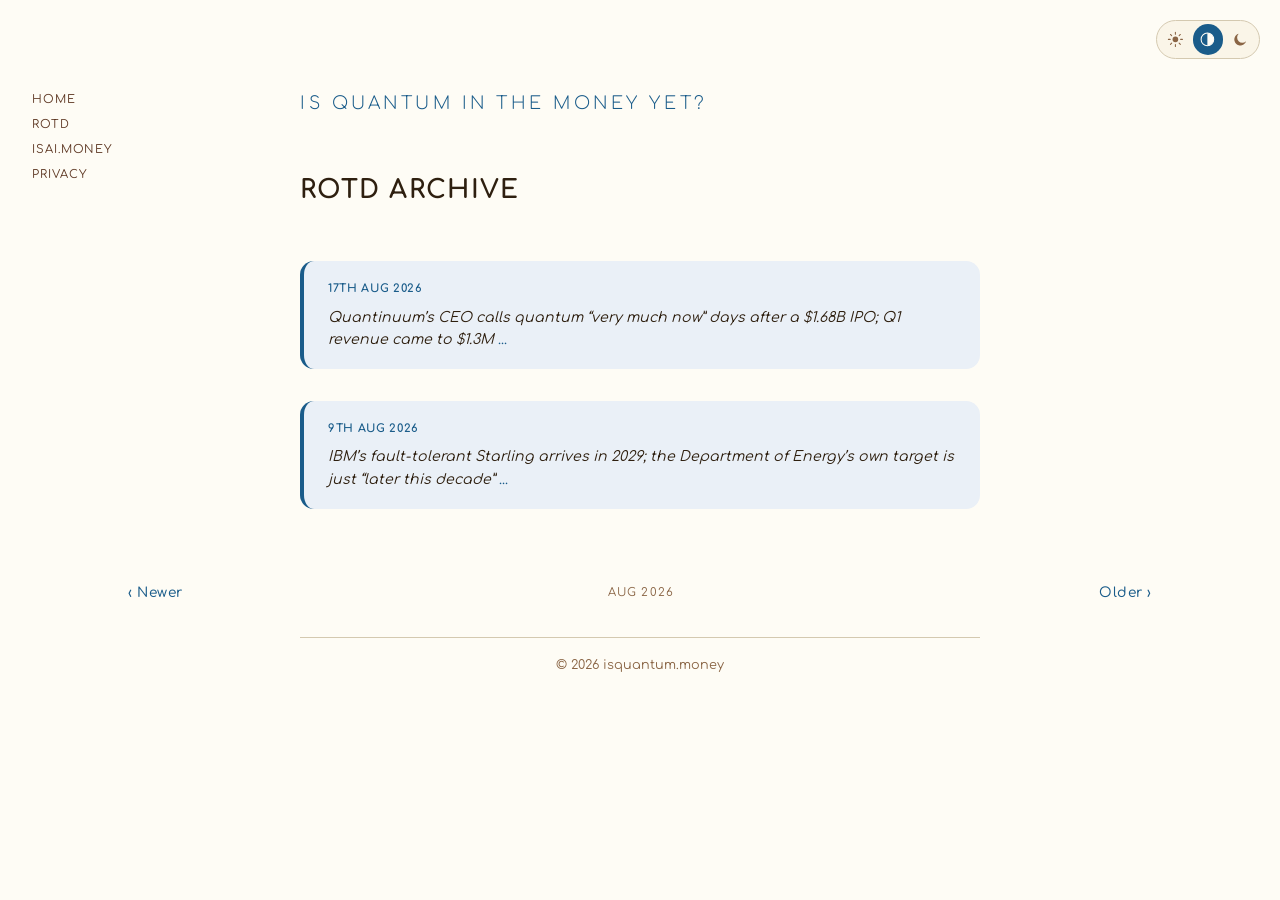
<file: rotd/2026-08.html>
<!DOCTYPE html>
<html lang="en">
  <head>
    <meta charset="UTF-8">
    <script>(function(){try{var t=localStorage.getItem('theme');if(t==='light'||t==='dark'){document.documentElement.setAttribute('data-theme',t);}}catch(e){}})();</script>
    <meta name="viewport" content="width=device-width, initial-scale=1.0">
    <meta http-equiv="X-UA-Compatible" content="IE=edge">

    <title>RotD Archive &mdash; August 2026 &mdash; Is Quantum in the Money Yet?</title>
    <meta name="description" content="Archive of RotD &mdash; the daily ridiculousness of the quantum industry&rsquo;s spending. Part of Is Quantum in the Money Yet?">
    <meta name="robots" content="index, follow">

    <link rel="canonical" href="https://isquantum.money/rotd/2026-08.html">
    <link rel="prev" href="/rotd/2026-09.html">
    <link rel="next" href="/rotd/2026-07.html">

    <link rel="icon" type="image/svg+xml" href="/favicon.svg">

    <!-- Open Graph -->
    <meta property="og:type" content="website">
    <meta property="og:url" content="https://isquantum.money/rotd/2026-08.html">
    <meta property="og:title" content="RotD Archive &mdash; August 2026 &mdash; Is Quantum in the Money Yet?">
    <meta property="og:description" content="Archive of RotD &mdash; the daily ridiculousness of the quantum industry&rsquo;s spending.">
    <!-- og:image TBD — needs quantum-specific artwork (assets/OG.png, 1200×630) -->


    <link rel="stylesheet" href="/style.css">
    <script src="/theme.js" defer></script>

    
  </head>
  <body>

    <div class="theme-toggle" role="radiogroup" aria-label="Theme">
      <button type="button" data-theme-choice="light" role="radio" aria-checked="false" aria-label="Light" title="Light">
        <svg class="theme-toggle-icon" viewBox="0 0 24 24" aria-hidden="true">
          <circle cx="12" cy="12" r="4" fill="currentColor"/>
          <g stroke="currentColor" stroke-width="1.5" stroke-linecap="round">
            <line x1="12" y1="2" x2="12" y2="4.5"/>
            <line x1="12" y1="19.5" x2="12" y2="22"/>
            <line x1="2" y1="12" x2="4.5" y2="12"/>
            <line x1="19.5" y1="12" x2="22" y2="12"/>
            <line x1="4.93" y1="4.93" x2="6.64" y2="6.64"/>
            <line x1="17.36" y1="17.36" x2="19.07" y2="19.07"/>
            <line x1="4.93" y1="19.07" x2="6.64" y2="17.36"/>
            <line x1="17.36" y1="6.64" x2="19.07" y2="4.93"/>
          </g>
        </svg>
      </button>
      <button type="button" data-theme-choice="auto" role="radio" aria-checked="true" aria-label="Match system" title="Match system">
        <svg class="theme-toggle-icon" viewBox="0 0 24 24" aria-hidden="true">
          <circle cx="12" cy="12" r="9" fill="none" stroke="currentColor" stroke-width="1.5"/>
          <path d="M12 3a9 9 0 0 1 0 18Z" fill="currentColor"/>
        </svg>
      </button>
      <button type="button" data-theme-choice="dark" role="radio" aria-checked="false" aria-label="Dark" title="Dark">
        <svg class="theme-toggle-icon" viewBox="0 0 24 24" aria-hidden="true">
          <path d="M20 14.5A8.5 8.5 0 1 1 9.5 4a7 7 0 0 0 10.5 10.5Z" fill="currentColor"/>
        </svg>
      </button>
    </div>

    <div class="content" id="question">
      <a href="/">Is Quantum in the money yet?</a>
    </div>

    <div class="content archive-header">
      <h1>RotD Archive</h1>
    </div>

    <div class="content rotd-list">
<div class="aside rotd" id="rotd20260817">
  <div class="aside-title" title="Ridiculousness of the Day"><a href="/rotd/2026-08.html#rotd20260817">17th Aug 2026</a></div>
  <p class="rotd-body">Quantinuum&rsquo;s CEO calls quantum &ldquo;very much now&rdquo; days after a $1.68B IPO; Q1 revenue came to $1.3M <a href="https://finance.yahoo.com/markets/stocks/articles/next-quantum-computing-ipo-ceo-123857021.html" rel="noopener noreferrer">...</a></p>
</div>
<div class="aside rotd" id="rotd20260809">
  <div class="aside-title" title="Ridiculousness of the Day"><a href="/rotd/2026-08.html#rotd20260809">9th Aug 2026</a></div>
  <p class="rotd-body">IBM&rsquo;s fault-tolerant Starling arrives in 2029; the Department of Energy&rsquo;s own target is just &ldquo;later this decade&rdquo; <a href="https://www.prnewswire.com/news-releases/the-quantum-sector-hits-an-inflection-point-federal-money-real-milestones-and-a-security-race-running-in-parallel-302818222.html" rel="noopener noreferrer">...</a></p>
</div>
    </div>

    <nav class="content pager" aria-label="Archive pages"><a class="pager-newer" href="/rotd/2026-09.html">&lsaquo; Newer</a><span class="pager-page">Aug 2026</span><a class="pager-older" href="/rotd/2026-07.html">Older &rsaquo;</a></nav>

    <nav class="sidebar" aria-label="Site links">
      <a class="sidebar-link" href="/">Home</a>
      <a class="sidebar-link" href="/rotd/">RotD</a>
      <a class="sidebar-link" href="https://isai.money" rel="noopener noreferrer">isai.money</a>
      <a class="sidebar-link" href="/privacy.html">Privacy</a>
    </nav>

    <footer>
      <p>
        &copy; <span id="copyright-year">2026</span> isquantum.money
      </p>
    </footer>

  </body>
</html>
</file>
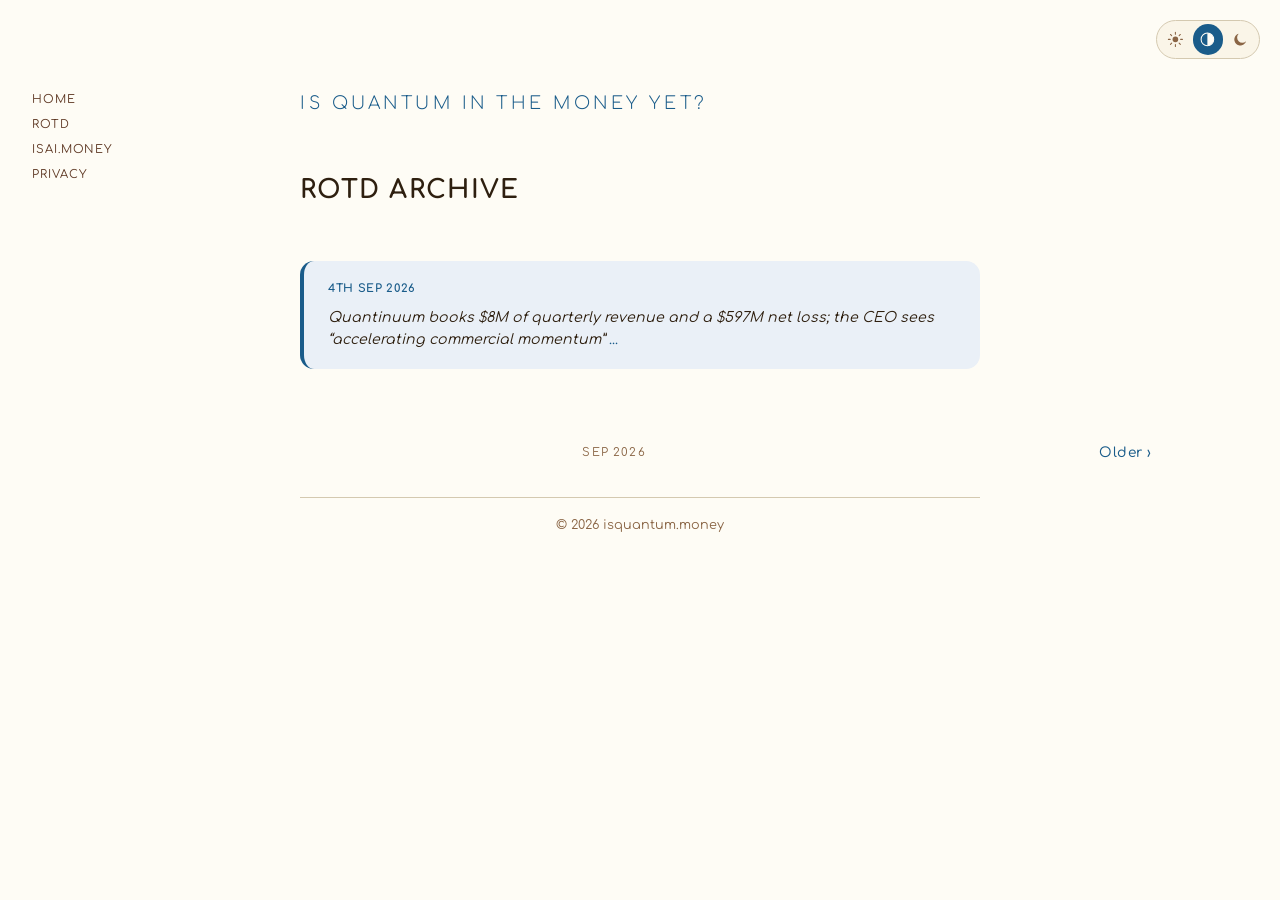
<file: rotd/2026-09.html>
<!DOCTYPE html>
<html lang="en">
  <head>
    <meta charset="UTF-8">
    <script>(function(){try{var t=localStorage.getItem('theme');if(t==='light'||t==='dark'){document.documentElement.setAttribute('data-theme',t);}}catch(e){}})();</script>
    <meta name="viewport" content="width=device-width, initial-scale=1.0">
    <meta http-equiv="X-UA-Compatible" content="IE=edge">

    <title>RotD Archive &mdash; September 2026 &mdash; Is Quantum in the Money Yet?</title>
    <meta name="description" content="Archive of RotD &mdash; the daily ridiculousness of the quantum industry&rsquo;s spending. Part of Is Quantum in the Money Yet?">
    <meta name="robots" content="index, follow">

    <link rel="canonical" href="https://isquantum.money/rotd/2026-09.html">
    
    <link rel="next" href="/rotd/2026-08.html">

    <link rel="icon" type="image/svg+xml" href="/favicon.svg">

    <!-- Open Graph -->
    <meta property="og:type" content="website">
    <meta property="og:url" content="https://isquantum.money/rotd/2026-09.html">
    <meta property="og:title" content="RotD Archive &mdash; September 2026 &mdash; Is Quantum in the Money Yet?">
    <meta property="og:description" content="Archive of RotD &mdash; the daily ridiculousness of the quantum industry&rsquo;s spending.">
    <!-- og:image TBD — needs quantum-specific artwork (assets/OG.png, 1200×630) -->


    <link rel="stylesheet" href="/style.css">
    <script src="/theme.js" defer></script>

    
  </head>
  <body>

    <div class="theme-toggle" role="radiogroup" aria-label="Theme">
      <button type="button" data-theme-choice="light" role="radio" aria-checked="false" aria-label="Light" title="Light">
        <svg class="theme-toggle-icon" viewBox="0 0 24 24" aria-hidden="true">
          <circle cx="12" cy="12" r="4" fill="currentColor"/>
          <g stroke="currentColor" stroke-width="1.5" stroke-linecap="round">
            <line x1="12" y1="2" x2="12" y2="4.5"/>
            <line x1="12" y1="19.5" x2="12" y2="22"/>
            <line x1="2" y1="12" x2="4.5" y2="12"/>
            <line x1="19.5" y1="12" x2="22" y2="12"/>
            <line x1="4.93" y1="4.93" x2="6.64" y2="6.64"/>
            <line x1="17.36" y1="17.36" x2="19.07" y2="19.07"/>
            <line x1="4.93" y1="19.07" x2="6.64" y2="17.36"/>
            <line x1="17.36" y1="6.64" x2="19.07" y2="4.93"/>
          </g>
        </svg>
      </button>
      <button type="button" data-theme-choice="auto" role="radio" aria-checked="true" aria-label="Match system" title="Match system">
        <svg class="theme-toggle-icon" viewBox="0 0 24 24" aria-hidden="true">
          <circle cx="12" cy="12" r="9" fill="none" stroke="currentColor" stroke-width="1.5"/>
          <path d="M12 3a9 9 0 0 1 0 18Z" fill="currentColor"/>
        </svg>
      </button>
      <button type="button" data-theme-choice="dark" role="radio" aria-checked="false" aria-label="Dark" title="Dark">
        <svg class="theme-toggle-icon" viewBox="0 0 24 24" aria-hidden="true">
          <path d="M20 14.5A8.5 8.5 0 1 1 9.5 4a7 7 0 0 0 10.5 10.5Z" fill="currentColor"/>
        </svg>
      </button>
    </div>

    <div class="content" id="question">
      <a href="/">Is Quantum in the money yet?</a>
    </div>

    <div class="content archive-header">
      <h1>RotD Archive</h1>
    </div>

    <div class="content rotd-list">
<div class="aside rotd" id="rotd20260904">
  <div class="aside-title" title="Ridiculousness of the Day"><a href="/rotd/2026-09.html#rotd20260904">4th Sep 2026</a></div>
  <p class="rotd-body">Quantinuum books $8M of quarterly revenue and a $597M net loss; the CEO sees &ldquo;accelerating commercial momentum&rdquo; <a href="https://finance.yahoo.com/technology/articles/quantinuum-q2-2026-earnings-revenue-113810671.html" rel="noopener noreferrer">...</a></p>
</div>
    </div>

    <nav class="content pager" aria-label="Archive pages"><span class="pager-placeholder"></span><span class="pager-page">Sep 2026</span><a class="pager-older" href="/rotd/2026-08.html">Older &rsaquo;</a></nav>

    <nav class="sidebar" aria-label="Site links">
      <a class="sidebar-link" href="/">Home</a>
      <a class="sidebar-link" href="/rotd/">RotD</a>
      <a class="sidebar-link" href="https://isai.money" rel="noopener noreferrer">isai.money</a>
      <a class="sidebar-link" href="/privacy.html">Privacy</a>
    </nav>

    <footer>
      <p>
        &copy; <span id="copyright-year">2026</span> isquantum.money
      </p>
    </footer>

  </body>
</html>
</file>
<file: style.css>
/* ============================================================
   Bauhaus / Solarized Light stylesheet
   ============================================================ */

/* Google Fonts: Comfortaa */
@import url('https://fonts.googleapis.com/css2?family=Comfortaa:wght@300;400;500;600;700&display=swap');

/* ── Design tokens ──────────────────────────────────────── */
:root {
  /* Backgrounds: cream & beige spectrum */
  --bg-page:      #fefcf5;   /* very light cream — page background */
  --bg-section:   #faf5e8;   /* slightly warmer, section backgrounds */
  --bg-beige:     #f2ead8;   /* used for table heads */
  --bg-rotd:      #eaf0f7;   /* cool blue-tinted pane for ROTD */

  /* Foreground */
  --fg-black:     #1c1c1c;   /* body text */
  --fg-brown-dk:  #2e1f0f;   /* darkest title text */
  --fg-brown:     #5c3520;   /* mid brown — subheadings, footer */
  --fg-brown-lt:  #8a6545;   /* lighter brown — captions, meta */

  /* Accents */
  --accent-blue:  #1a5c8a;   /* deep blue — links */
  --accent-red:   #8b1a1a;   /* deep red */
  --accent-yellow:#b58900;   /* rich solarized yellow */
  --accent-green: #3d6b00;   /* used sparingly */

  /* Borders */
  --border-main:  #d4c9b0;
  --border-table: #c8bda0;

  /* Typography */
  --font-main: 'Comfortaa', 'Segoe UI', sans-serif;

  /* Spacing rhythm */
  --space-xs: 0.5rem;
  --space-sm: 1rem;
  --space-md: 2rem;
  --space-lg: 3.5rem;
  --space-xl: 5rem;
}

/* ── Dark tokens — Bauhaus / Solarized Dark ─────────────────
   Applied automatically when the OS/browser reports a dark
   appearance, unless overridden by an explicit user choice
   (see [data-theme] below). Same token names, same relative
   contrast relationships, warm palette inverted onto a near-
   black ground. */
@media (prefers-color-scheme: dark) {
  :root {
    --bg-page:      #1b140d;
    --bg-section:   #221a12;
    --bg-beige:     #2b2117;
    --bg-rotd:      #16202b;

    --fg-black:     #ede4d3;
    --fg-brown-dk:  #f5ecd9;
    --fg-brown:     #d9c3a0;
    --fg-brown-lt:  #a68a68;

    --accent-blue:  #6cb6e8;
    --accent-red:   #e2726b;
    --accent-yellow:#e0b64d;
    --accent-green: #8bc34a;

    --border-main:  #4a3c2a;
    --border-table: #55442f;
  }
}

/* Explicit user choice always wins over the OS/browser default above. */
:root[data-theme="dark"] {
  --bg-page:      #1b140d;
  --bg-section:   #221a12;
  --bg-beige:     #2b2117;
  --bg-rotd:      #16202b;

  --fg-black:     #ede4d3;
  --fg-brown-dk:  #f5ecd9;
  --fg-brown:     #d9c3a0;
  --fg-brown-lt:  #a68a68;

  --accent-blue:  #6cb6e8;
  --accent-red:   #e2726b;
  --accent-yellow:#e0b64d;
  --accent-green: #8bc34a;

  --border-main:  #4a3c2a;
  --border-table: #55442f;
}

:root[data-theme="light"] {
  --bg-page:      #fefcf5;
  --bg-section:   #faf5e8;
  --bg-beige:     #f2ead8;
  --bg-rotd:      #eaf0f7;

  --fg-black:     #1c1c1c;
  --fg-brown-dk:  #2e1f0f;
  --fg-brown:     #5c3520;
  --fg-brown-lt:  #8a6545;

  --accent-blue:  #1a5c8a;
  --accent-red:   #8b1a1a;
  --accent-yellow:#b58900;
  --accent-green: #3d6b00;

  --border-main:  #d4c9b0;
  --border-table: #c8bda0;
}

/* ── Reset ──────────────────────────────────────────────── */
*, *::before, *::after {
  box-sizing: border-box;
  margin: 0;
  padding: 0;
}

/* ── A11y utility ───────────────────────────────────────── */
.sr-only {
  position: absolute;
  width: 1px;
  height: 1px;
  padding: 0;
  margin: -1px;
  overflow: hidden;
  clip: rect(0, 0, 0, 0);
  white-space: nowrap;
  border: 0;
}

/* ── Base ───────────────────────────────────────────────── */
html {
  font-size: 16px;
  scroll-behavior: smooth;
}

body {
  font-family: var(--font-main);
  background-color: var(--bg-page);
  color: var(--fg-black);
  line-height: 1.75;
  /* Wide left/right margins via padding — content is centred */
  padding: var(--space-lg) 10%;
}

/* ── Links ──────────────────────────────────────────────── */
a {
  color: var(--accent-blue);
  text-decoration: none;
}
a:hover,
a:focus {
  text-decoration: underline;
  text-underline-offset: 3px;
}

/* ── Page-level layout wrapper ──────────────────────────── */
/* All direct-body children share the same centred column */
body > div.content,
body > footer {
  max-width: 680px;
  margin-left: auto;
  margin-right: auto;
  margin-bottom: var(--space-lg);
}

/* ── Question heading ────────────────────────────────────── */
#question {
  font-size: clamp(0.85rem, 2.5vw, 1.1rem);
  font-weight: 300;
  text-transform: uppercase;
  letter-spacing: 0.2em;
  color: var(--fg-brown-lt);
  text-align: left;
  padding-top: var(--space-md);
  padding-bottom: 0;
}

/* ── Yes / No hero answer ───────────────────────────────── */
#yesno {
  display: block;
  font-family: var(--font-main);
  font-weight: 700;
  font-size: clamp(2.5rem, 9vw, 3.5rem);
  text-transform: uppercase;
  letter-spacing: 0.12em;
  line-height: 1;

  /* Gradient: dark brown → near-black */
  background: linear-gradient(160deg, var(--fg-brown-dk) 0%, var(--fg-black) 60%);
  -webkit-background-clip: text;
  -webkit-text-fill-color: transparent;
  background-clip: text;

  padding: var(--space-xs) 0 var(--space-sm);
  text-align: left;
}

/* Wrapper div for yesno — no separator */
div.content:has(#yesno) {
  margin-bottom: var(--space-md);
}

/* ── Aside — shared narrow right-aligned pane ───────────── */
/* Used by both p.rotd and .totals. Split back out per-class if the
   two ever visually diverge. */
.aside {
  background-color: var(--bg-rotd);
  border-radius: 0.875rem;
  border-left: 4px solid var(--accent-blue);
  padding: 1.1rem 1.5rem;
  color: var(--fg-brown-dk);
  max-width: 52%;
  margin-left: auto;
  margin-right: 0;
  margin-top: var(--space-lg);
  margin-bottom: var(--space-lg);
}

/* ── RotD body — italic quote below the shared aside title ── */
.rotd-body {
  font-style: italic;
  font-size: 0.88rem;
  line-height: 1.6;
}

.rotd-body a {
  color: var(--accent-blue);
  font-style: normal;
}

/* ── "More…" link — homepage only. Two homes: inside .aside.rotd on the
      discussion panel, and below the list in the Recent News section. ─ */
.rotd-more {
  display: block;
  margin-top: 0.6rem;
  font-size: 0.7rem;
  text-transform: uppercase;
  letter-spacing: 0.08em;
  color: var(--fg-brown-lt);
  text-align: right;
}

.rotd-more:hover,
.rotd-more:focus {
  color: var(--accent-blue);
  text-decoration: none;
}

/* Below the list it needs more room than it does inside a card. */
.rotd-list > .rotd-more {
  margin-top: var(--space-sm);
}

/* ── Discussion content ─────────────────────────────────── */
p.content {
  margin-bottom: 1.4rem;
  font-size: 1rem;
  color: var(--fg-black);
  text-align: justify;
  hyphens: auto;
}

p.content:last-of-type {
  margin-bottom: 0;
}

p.content strong {
  font-weight: 700;
  color: var(--fg-brown-dk);
}

/* ── Lists ──────────────────────────────────────────────── */
ul, ol {
  padding-left: 1.5rem;
  margin-bottom: var(--space-sm);
}

li {
  margin-bottom: 0.35rem;
}

/* ── Headings ───────────────────────────────────────────── */
h1, h2, h3, h4 {
  font-family: var(--font-main);
  text-transform: uppercase;
  letter-spacing: 0.05em;
  line-height: 1.2;
  margin-bottom: var(--space-sm);
}

h1 {
  font-size: 2rem;
  font-weight: 700;
  color: var(--fg-black);
}

h2 {
  font-size: 1.4rem;
  font-weight: 600;
  color: var(--fg-brown-dk);
  margin-top: var(--space-md);
  padding-bottom: 0.3em;
}

h3 {
  font-size: 1rem;
  font-weight: 600;
  color: var(--fg-brown);
  margin-top: var(--space-sm);
}

/* ── Tables ─────────────────────────────────────────────── */
table.content {
  width: 100%;
  border-collapse: collapse;
  margin: var(--space-md) 0;
  font-size: 0.875rem;
  line-height: 1.5;
}

/* Column headers styled like h3 */
table.content thead th {
  font-family: var(--font-main);
  font-weight: 600;
  font-size: 0.75rem;
  text-transform: uppercase;
  letter-spacing: 0.06em;
  color: var(--fg-brown);
  background-color: var(--bg-beige);
  padding: 0.625rem 0.875rem;
  text-align: left;
  border-top: 1px solid var(--border-table);
  border-bottom: 1px solid var(--border-table);
}

table.content thead th:not(:last-child) {
  border-right: 1px solid var(--border-table);
}

table.content tbody td {
  padding: 0.6rem 0.875rem;
  vertical-align: top;
  border-bottom: 1px solid var(--border-table);
}

table.content tbody td:not(:last-child) {
  border-right: 1px solid var(--border-table);
}

table.content tbody tr:last-child td {
  border-bottom: none;
}

table.content tbody tr:nth-child(even) {
  background-color: var(--bg-section);
}

table.content tbody strong {
  font-weight: 600;
  color: var(--fg-brown-dk);
}

/* ── Aside title — shared header for totals and RotD panes ── */
.aside-title {
  font-weight: 700;
  text-transform: uppercase;
  letter-spacing: 0.06em;
  font-size: 0.7rem;
  color: var(--accent-blue);
  margin-bottom: var(--space-xs);
}

/* Show a subtle cursor hint when the title has a native tooltip. */
.aside-title[title] {
  cursor: help;
}

/* Archive date headers are permalinks — keep the title's own styling. */
.aside-title a {
  color: inherit;
}

/* Flag the entry a permalink landed on. */
.aside.rotd:target {
  border-left-color: var(--accent-red);
}

/* ── Running totals — left-aligned variant ──────────────── */
.aside.totals {
  margin-left: 0;
  margin-right: auto;
}

/* ── Running totals — pane interior ────────────────────── */

.total-item {
  display: flex;
  justify-content: space-between;
  align-items: baseline;
  gap: var(--space-md);
}

.total-item + .total-item {
  margin-top: 0.2rem;
}

.total-label {
  font-size: 0.88rem;
  color: var(--fg-brown-dk);
}

.total-value {
  font-family: ui-monospace, 'SF Mono', 'Menlo', 'Consolas', monospace;
  font-size: 1rem;
  font-weight: 750;
  color: var(--fg-brown-dk);
  font-variant-numeric: tabular-nums;
  text-align: right;
}

.total-item.spend .total-value   { color: var(--accent-red); }
.total-item.revenue .total-value { color: var(--accent-green); }

/* ── Footnote references (superscript links in totals labels) ── */
.fn-ref {
  font-size: 0.6em;
  color: var(--fg-brown-lt);
  text-decoration: none;
  vertical-align: super;
  line-height: 0;
  margin-left: 0.15em;
  font-style: normal;
}

.fn-ref:hover {
  color: var(--accent-blue);
}

/* ── Footnotes block ────────────────────────────────────── */
.footnotes {
  border-top: 1px solid var(--border-main);
  padding-top: var(--space-sm);
}

.footnote {
  font-size: 0.75rem;
  color: var(--fg-brown-lt);
  font-style: italic;
  line-height: 1.55;
  margin-bottom: 0.4rem;
}

.footnote:last-child {
  margin-bottom: 0;
}

.footnote sup {
  font-style: normal;
  color: var(--fg-brown-lt);
  margin-right: 0.2em;
}

.footnote strong {
  font-style: normal;
  font-weight: 600;
  color: var(--fg-brown);
}

/* ── RotD archive — /rotd/ list pages ──────────────────── */
/* Header block above the list */
.archive-header {
  margin-top: var(--space-sm);
  margin-bottom: var(--space-md);
}

.archive-header h1 {
  font-size: 1.6rem;
  font-weight: 700;
  color: var(--fg-brown-dk);
  margin-bottom: 0.5rem;
}


/* Left-align + full-width the aside cards when they're in the archive list */
.rotd-list .aside.rotd {
  max-width: 100%;
  margin-left: 0;
  margin-right: 0;
  margin-top: var(--space-md);
  margin-bottom: var(--space-md);
}

.rotd-list .aside.rotd:first-child {
  margin-top: 0;
}

/* ── Homepage "Recent News" — reuses the .rotd-list cards above ── */
/* Sibling of the list, not its parent, so .rotd-list .aside.rotd:first-child
   keeps matching the first card. Heading sits in the .aside-title language
   (small blue caps) rather than the archive's larger h1. */
.section-header {
  margin-bottom: var(--space-sm);
}

.section-header h2 {
  font-size: 0.7rem;
  font-weight: 700;
  letter-spacing: 0.06em;
  color: var(--accent-blue);
  margin-top: 0;
  margin-bottom: 0;
  padding-bottom: 0;
}

/* ── Pager — prev/next navigation on archive pages ─────── */
.pager {
  display: flex;
  justify-content: space-between;
  align-items: center;
  gap: var(--space-sm);
  padding-top: var(--space-sm);
  padding-bottom: var(--space-md);
  margin-top: var(--space-md);
  font-size: 0.85rem;
}

.pager-newer,
.pager-older {
  color: var(--accent-blue);
  text-decoration: none;
  font-weight: 500;
  letter-spacing: 0.04em;
}

.pager-newer:hover,
.pager-older:hover {
  text-decoration: underline;
  text-underline-offset: 3px;
}

.pager-page {
  color: var(--fg-brown-lt);
  font-size: 0.72rem;
  text-transform: uppercase;
  letter-spacing: 0.1em;
}

.pager-placeholder {
  display: inline-block;
  min-width: 1px;
}

/* ── Sidebar — flat site nav, identical on every page ───── */
/* Narrow viewports: a centred horizontal strip above the footer.
   Wide viewports (≥1120px, where a rail clears the 680px column):
   a fixed rail in the left gutter. */
.sidebar {
  max-width: 680px;
  margin: 0 auto var(--space-md);
  display: flex;
  flex-wrap: wrap;
  justify-content: center;
  column-gap: 1.5rem;
  row-gap: 0.35rem;
}

.sidebar-link {
  font-size: 0.72rem;
  text-transform: uppercase;
  letter-spacing: 0.08em;
  color: var(--fg-brown);
}

.sidebar-link:hover,
.sidebar-link:focus {
  color: var(--accent-blue);
}

/* Inline icon links (e.g. Bluesky) sit at text height and inherit the
   link colour, hover included. */
.sidebar-link .sidebar-icon {
  height: 1em;
  width: auto;
  fill: currentColor;
  vertical-align: -0.125em;
}

@media (min-width: 1120px) {
  .sidebar {
    position: fixed;
    top: calc(var(--space-lg) + var(--space-md));
    left: 2rem;
    width: 11rem;
    display: block;
    margin: 0;
  }

  .sidebar-link {
    display: block;
    padding: 0.15rem 0;
  }
}

/* ── Prose pages (privacy etc.) — long-form text in the column ── */
.prose p {
  margin-bottom: 1rem;
  font-size: 0.95rem;
}

.prose ul {
  margin-bottom: var(--space-sm);
  font-size: 0.95rem;
}

/* Section headings in the aside-title language — no underlines */
.prose h2 {
  font-size: 0.8rem;
  font-weight: 700;
  letter-spacing: 0.06em;
  color: var(--accent-blue);
  border-bottom: none;
  padding-bottom: 0;
  margin-top: var(--space-md);
  margin-bottom: var(--space-xs);
}

.prose h3 {
  font-size: 0.9rem;
  color: var(--fg-brown);
  margin-top: var(--space-sm);
  margin-bottom: var(--space-xs);
}

.prose-meta {
  color: var(--fg-brown-lt);
  font-size: 0.8rem;
}

/* ── Ad slot ────────────────────────────────────────────── */
.ad-slot {
  max-width: 680px;
  margin-left: auto;
  margin-right: auto;
  margin-bottom: var(--space-lg);
  text-align: center;
}

/* ── Footer ─────────────────────────────────────────────── */
footer {
  border-top: 1px solid var(--border-main);
  padding-top: var(--space-sm);
  color: var(--fg-brown-lt);
  font-size: 0.8rem;
  text-align: center;
  max-width: 680px;
  margin-left: auto;
  margin-right: auto;
  margin-bottom: 0;
}

footer a:hover {
  color: var(--accent-blue);
}

/* ── Theme toggle — floating light/auto/dark segmented control ── */
.theme-toggle {
  position: fixed;
  top: 1.25rem;
  right: 1.25rem;
  z-index: 1000;
  display: flex;
  gap: 0.15rem;
  background-color: var(--bg-section);
  border: 1px solid var(--border-main);
  border-radius: 999px;
  padding: 0.2rem;
}

.theme-toggle button {
  all: unset;
  box-sizing: border-box;
  cursor: pointer;
  display: flex;
  align-items: center;
  justify-content: center;
  width: 1.9rem;
  height: 1.9rem;
  border-radius: 999px;
  color: var(--fg-brown-lt);
}

.theme-toggle button:hover,
.theme-toggle button:focus-visible {
  color: var(--accent-blue);
}

.theme-toggle button:focus-visible {
  outline: 2px solid var(--accent-blue);
  outline-offset: 2px;
}

.theme-toggle button[aria-checked="true"] {
  background-color: var(--accent-blue);
  color: var(--bg-page);
}

.theme-toggle button[aria-checked="true"]:hover,
.theme-toggle button[aria-checked="true"]:focus-visible {
  color: var(--bg-page);
}

.theme-toggle-icon {
  width: 1.05rem;
  height: 1.05rem;
  fill: currentColor;
}

/* ── Responsive: Tablet (≤ 1024px) ─────────────────────── */
@media (max-width: 1024px) {
  body {
    padding: var(--space-md) 6%;
  }
}

/* ── Responsive: Mobile (≤ 640px) ──────────────────────── */
@media (max-width: 640px) {
  body {
    padding: var(--space-sm) var(--space-sm);
  }

  body > div.content,
  body > footer {
    max-width: 100%;
  }

  p.content {
    text-align: left;
    hyphens: none;
  }

  #yesno {
    font-size: clamp(2.5rem, 16vw, 4rem);
    letter-spacing: 0.08em;
  }

  .aside {
    max-width: 100%;
    margin-left: auto;
    margin-right: auto;
    padding: 1rem 1.25rem;
    border-radius: 0.625rem;
  }

  .rotd-body { font-size: 0.88rem; }

  /* Make wide tables horizontally scrollable on small screens */
  div.content {
    overflow-x: auto;
    -webkit-overflow-scrolling: touch;
  }

  table.content {
    font-size: 0.78rem;
    min-width: 560px;
  }

  table.content thead th,
  table.content tbody td {
    padding: 0.45rem 0.625rem;
  }

  footer {
    font-size: 0.75rem;
    padding-top: var(--space-xs);
  }

  body > div.content {
    margin-bottom: var(--space-md);
  }

  .theme-toggle {
    top: 0.75rem;
    right: 0.75rem;
  }

  .theme-toggle button {
    width: 1.7rem;
    height: 1.7rem;
  }
}
</file>
